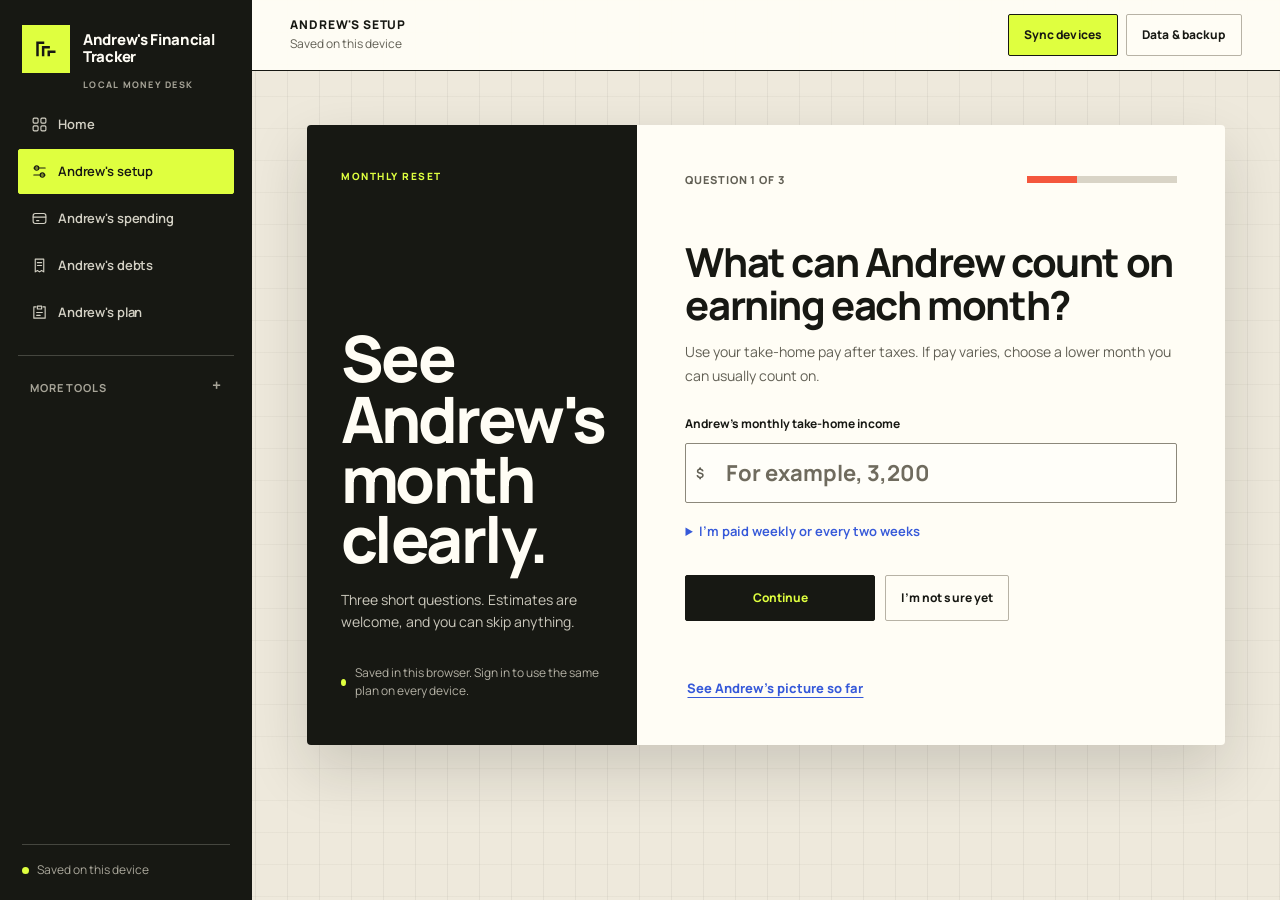
<file: index.html>
<!doctype html>
<html lang="en">
<head>
  <meta charset="utf-8">
  <meta name="viewport" content="width=device-width, initial-scale=1, viewport-fit=cover">
  <meta name="color-scheme" content="light">
  <meta name="theme-color" content="#171813">
  <meta name="referrer" content="no-referrer">
  <meta http-equiv="Content-Security-Policy" content="default-src 'self'; script-src 'self'; style-src 'self' 'unsafe-inline'; img-src 'self' data:; font-src 'self'; connect-src 'self' https://*.supabase.co; object-src 'none'; base-uri 'self'; form-action 'self'">
  <meta name="apple-mobile-web-app-capable" content="yes">
  <meta name="apple-mobile-web-app-status-bar-style" content="black-translucent">
  <meta name="apple-mobile-web-app-title" content="Andrew's Tracker">
  <title>Andrew's Financial Tracker</title>
  <link rel="manifest" href="app.webmanifest">
  <link rel="icon" href="assets/icon-192.png" sizes="192x192">
  <link rel="apple-touch-icon" href="assets/apple-touch-icon.png">
  <link rel="stylesheet" href="styles.css?v=reset-20260918-3">
  <link rel="stylesheet" href="clarity.css?v=ledger-20260918-3">
</head>
<body>
  <a class="skip-link" href="#main">Skip to main content</a>
  <div class="app-shell">
    <aside class="sidebar" aria-label="Primary navigation">
      <div class="brand">
        <span class="brand-mark" aria-hidden="true"><svg viewBox="0 0 24 24" fill="none" stroke="currentColor" stroke-width="1.8"><path d="M4 18V6h6M9 18v-8h6M14 18v-4h6"/></svg></span>
        <span>Andrew's Financial<br>Tracker</span>
      </div>
      <nav class="nav-list">
        <button class="nav-item is-active" data-nav="dashboard"><svg viewBox="0 0 24 24" aria-hidden="true" fill="none" stroke="currentColor" stroke-width="1.6" stroke-linecap="round" stroke-linejoin="round"><rect x="3" y="3" width="7" height="7" rx="1.5"/><rect x="14" y="3" width="7" height="7" rx="1.5"/><rect x="3" y="14" width="7" height="7" rx="1.5"/><rect x="14" y="14" width="7" height="7" rx="1.5"/></svg>Home</button>
        <button class="nav-item" data-nav="setup"><svg viewBox="0 0 24 24" aria-hidden="true" fill="none" stroke="currentColor" stroke-width="1.6" stroke-linecap="round" stroke-linejoin="round"><path d="M4 7h16M4 17h16"/><circle cx="8" cy="7" r="3"/><circle cx="16" cy="17" r="3"/></svg>Andrew's setup</button>
        <button class="nav-item" data-nav="spending"><svg viewBox="0 0 24 24" aria-hidden="true" fill="none" stroke="currentColor" stroke-width="1.6" stroke-linecap="round" stroke-linejoin="round"><rect x="3" y="5" width="18" height="14" rx="3"/><path d="M3 10h18m-13 5h3"/></svg>Andrew's spending</button>
        <button class="nav-item" data-nav="debts"><svg viewBox="0 0 24 24" aria-hidden="true" fill="none" stroke="currentColor" stroke-width="1.6" stroke-linecap="round" stroke-linejoin="round"><path d="M6 3h12v18l-3-2-3 2-3-2-3 2zM9 8h6m-6 4h6"/></svg>Andrew's debts</button>
        <button class="nav-item" data-nav="plan"><svg viewBox="0 0 24 24" aria-hidden="true" fill="none" stroke="currentColor" stroke-width="1.6" stroke-linecap="round" stroke-linejoin="round"><path d="M7 4H4v16h16V4h-3M9 3h6v4H9zM8 12h8m-8 4h5"/></svg>Andrew's plan</button>
        <details class="nav-more">
          <summary>More tools</summary>
          <div>
            <button class="nav-item" data-nav="snapshot">Andrew's cash &amp; dates</button>
            <button class="nav-item" data-nav="income">Andrew's income</button>
            <button class="nav-item" data-nav="roadmap">Andrew's progress</button>
            <button class="nav-item" data-nav="learn">Andrew's money guide</button>
            <button class="nav-item" data-nav="report">Andrew's printable plan</button>
            <button class="nav-item nav-reset" data-reset>Reset all data</button>
          </div>
        </details>
      </nav>
      <div class="privacy-note" id="privacyNote"><span class="status-dot"></span><span id="privacyText">Saved on this device</span></div>
    </aside>

    <main id="main" tabindex="-1">
      <header class="topbar no-print">
        <button class="mobile-menu" id="mobileMenu" aria-expanded="false" aria-controls="mobileNav">Menu</button>
        <div>
          <strong id="pageTitle">Andrew's Financial Tracker</strong>
          <span id="saveStatus" role="status">Saved locally</span>
        </div>
        <div class="top-actions">
          <button class="button button-sync" id="accountButton" type="button">Sync devices</button>
          <details class="data-menu">
            <summary class="button button-quiet">Data &amp; backup</summary>
            <div class="data-menu-panel">
              <button class="button button-quiet" id="exportButton">Download backup</button>
              <label class="button button-quiet file-button">Restore backup<input id="importInput" type="file" accept="application/json"></label>
              <button class="button button-danger" data-reset>Reset all data</button>
            </div>
          </details>
        </div>
      </header>

      <div class="mobile-nav no-print" id="mobileNav" hidden>
        <div class="mobile-nav-links"></div>
        <div class="mobile-data-actions">
          <button class="button button-quiet" id="mobileImportButton">Import JSON</button>
        </div>
      </div>

      <section class="view setup-view" data-view="setup">
        <div class="setup-shell monthly-setup">
          <div class="setup-intro">
            <h1>See Andrew's month clearly.</h1>
            <p>Three short questions. Estimates are welcome, and you can skip anything.</p>
            <div class="setup-trust" id="setupTrust"><span class="status-dot"></span><span>Saved in this browser. Sign in to use the same plan on every device.</span></div>
          </div>
          <form id="quickSetupForm" class="quick-setup-form" novalidate>
            <div class="setup-progress" aria-label="Setup progress">
              <span id="setupStepLabel">Question 1 of 3</span>
              <div class="setup-progress-track"><span id="setupProgressBar"></span></div>
            </div>
            <fieldset class="setup-step is-active" data-setup-step="1">
              <legend>What can Andrew count on earning each month?</legend>
              <p class="step-help" id="incomeHint">Use your take-home pay after taxes. If pay varies, choose a lower month you can usually count on.</p>
              <div class="setup-fields"><label>Andrew's monthly take-home income<span class="money-input"><span>$</span><input name="dependable" inputmode="decimal" placeholder="For example, 3,200" aria-describedby="incomeHint dependableError"></span></label></div>
              <p class="field-error" id="dependableError" hidden></p>
              <details class="estimate-help"><summary>I’m paid weekly or every two weeks</summary><p>For a monthly estimate, multiply weekly take-home pay by 4.33, or a paycheck received every two weeks by 2.17. Use a lower typical paycheck if your pay changes.</p></details>
            </fieldset>
            <fieldset class="setup-step" data-setup-step="2" hidden>
              <legend>About how much do Andrew's essentials cost each month?</legend>
              <p class="step-help" id="essentialHint">Include housing, groceries, utilities, insurance, and transportation. Leave debt payments out—we’ll ask about those next.</p>
              <div class="setup-fields"><label>Andrew's essential monthly costs<span class="money-input"><span>$</span><input name="essentialTotal" inputmode="decimal" placeholder="A rough total is fine" aria-describedby="essentialHint essentialTotalError"></span></label></div>
              <p class="field-error" id="essentialTotalError" hidden></p>
              <p class="step-help">Your estimate stays in use while you add individual bills later.</p>
            </fieldset>
            <fieldset class="setup-step" data-setup-step="3" hidden>
              <legend>What are Andrew's minimum debt payments each month?</legend>
              <p class="step-help" id="debtHint">Add the minimum payments on cards, loans, and other debts. Count each payment once: leave out anything already included in your essential costs.</p>
              <div class="setup-fields"><label>Andrew's monthly debt payments<span class="money-input"><span>$</span><input name="debtMinimums" inputmode="decimal" placeholder="0 if none" aria-describedby="debtHint debtMinimumsError"></span></label></div>
              <p class="field-error" id="debtMinimumsError" hidden></p>
              <button class="text-button" id="noDebtPayments" type="button">Andrew has no debt payments</button>
            </fieldset>
            <div class="setup-actions">
              <button class="button button-primary" type="submit" id="setupNext">Continue</button>
              <button class="button button-quiet" type="button" id="setupSkipQuestion">I’m not sure yet</button>
              <button class="text-button" type="button" id="setupBack" hidden>Back</button>
            </div>
            <button class="text-button setup-exit" type="button" data-skip-setup>See Andrew's picture so far</button>
          </form>
        </div>
      </section>

      <section class="view is-active" data-view="dashboard">
        <div class="page-heading">
          <div><h1>Andrew's monthly picture</h1><p>What comes in, what needs to go out, and what is still unknown.</p></div>
          <button class="button button-secondary" data-nav-jump="setup">Edit Andrew's numbers</button>
          <div class="overview-label">Monthly overview</div>
        </div>

        <aside class="install-card no-print" id="installCard" hidden>
          <div>
            <h2 id="installTitle">Install Andrew's tracker</h2>
            <p id="installCopy">Open it from the Home Screen or Chromebook launcher like any other app.</p>
          </div>
          <button class="button button-secondary" id="installButton" type="button">Install this app</button>
        </aside>

        <div id="dashboardUnknown" class="notice notice-info" hidden></div>
        <div class="hero-grid">
          <article class="diagnosis-panel" id="diagnosisPanel">
            <div class="diagnosis-copy">
              <h2 id="stageName">Current diagnosis: start with Andrew's real numbers</h2>
              <p class="diagnosis-lead" id="stageMessage">Add dependable income and required expenses to see Andrew's financial stage.</p>
              <p id="stageReason">Nothing here is a grade. The goal is a clear next move.</p>
            </div>
            <div class="three-numbers" aria-label="Key diagnosis numbers">
              <div><span>Andrew's monthly income</span><strong id="dashDependable">—</strong></div>
              <div><span>Monthly costs + debt</span><strong id="dashSurvival">—</strong></div>
              <div><span>Estimated difference</span><strong id="dashSurplus">—</strong></div>
            </div>
          </article>
          <article class="milestone-panel"><div class="milestone-mark" aria-hidden="true"><span></span><svg viewBox="0 0 24 24" fill="none" stroke="currentColor" stroke-width="1.6"><path d="M5 21V3m0 1c5-4 9 4 14 0v10c-5 4-9-4-14 0"/></svg></div>
            <h2 id="milestoneName">Complete your starting snapshot</h2>
            <div class="milestone-amount" id="milestoneAmount"></div><div class="progress-track" role="progressbar" aria-label="Emergency savings milestone" aria-valuemin="0" aria-valuemax="100" aria-valuenow="0" id="milestoneProgressTrack"><span id="milestoneProgress"></span></div>
            <p id="milestoneCaption">Enter what you know. Unknown is allowed.</p>
            <button class="button button-primary button-wide" id="milestoneAction" data-nav-jump="snapshot">Add cash and savings</button>
          </article>
        </div>

        <article class="next-step-panel">
          <div><h2>Do this next</h2><p>Small steps, in the right order.</p></div>
          <ul id="todayActions"></ul><button class="text-button next-plan" data-nav-jump="plan">Continue Andrew's action plan <svg class="link-arrow" viewBox="0 0 24 24" aria-hidden="true" fill="none" stroke="currentColor" stroke-width="1.6"><path d="M6 18 18 6M6 6h12v12"/></svg></button>
        </article>

        <section class="numbers-strip" aria-label="Financial snapshot">
          <div><span>Money in checking</span><strong id="dashChecking">—</strong></div>
          <div><span>Emergency savings</span><strong id="dashEmergency">—</strong></div>
          <div><span>Known monthly spending</span><strong id="dashSpending">—</strong></div>
          <div><span>After planned costs and savings</span><strong id="dashSafe">—</strong></div>
        </section>
      </section>

      <section class="view" data-view="snapshot">
        <div class="page-heading"><div><h1>Andrew's cash and upcoming dates</h1><p>Optional detail for a more exact next-paycheck plan. The quick setup is enough to get started.</p></div></div>
        <form class="form-panel autosave-form" id="snapshotForm">
          <div class="form-section"><h2>Money available now</h2><div class="field-grid four">
            <label>Checking balance <span class="money-input"><span>$</span><input name="checking" inputmode="decimal" placeholder="Unknown"></span></label>
            <label>Savings balance <span class="money-input"><span>$</span><input name="savings" inputmode="decimal" placeholder="Unknown"></span></label>
            <label>Cash <span class="money-input"><span>$</span><input name="cash" inputmode="decimal" placeholder="Unknown"></span></label>
            <label>Other liquid savings <span class="money-input"><span>$</span><input name="otherLiquid" inputmode="decimal" placeholder="Unknown"></span></label>
          </div></div>
          <div class="form-section"><h2>What happens next</h2><div class="field-grid three">
            <label>Next paycheck date <input name="nextPaycheckDate" type="date"></label>
            <label>Expected next paycheck <span class="money-input"><span>$</span><input name="nextPaycheckAmount" inputmode="decimal" placeholder="Unknown"></span></label>
            <label>Rent due date <input name="rentDueDate" type="date"></label>
            <label>Rent / mortgage overdue <span class="money-input"><span>$</span><input name="unpaidRent" inputmode="decimal" placeholder="0 or unknown"></span></label>
            <label>Required bills overdue <span class="money-input"><span>$</span><input name="overdueBills" inputmode="decimal" placeholder="0 or unknown"></span></label>
            <label>Upcoming major expenses <span class="money-input"><span>$</span><input name="upcomingMajorExpenses" inputmode="decimal" placeholder="0 or unknown"></span></label>
          </div></div>
        </form>
        <div class="summary-band" id="snapshotSummary"></div>
      </section>

      <section class="view" data-view="income">
        <div class="page-heading"><div><h1>Andrew's income</h1><p>Optional detail for variable pay. Andrew's quick-setup income remains the planning baseline.</p></div></div>
        <div class="period-toolbar"><label for="incomePeriod">Month to review <input id="incomePeriod" type="month" data-tracking-period></label><p>Individual income entries and their totals use this month. Your dependable planning baseline stays separate.</p></div>
        <form class="form-panel autosave-form" id="incomeForm"><div class="field-grid three">
          <label>Minimum dependable monthly income <span class="money-input"><span>$</span><input name="dependable" inputmode="decimal" placeholder="Unknown"></span></label>
          <label>Average monthly income <span class="money-input"><span>$</span><input name="average" inputmode="decimal" placeholder="Unknown"></span></label>
          <label>Good-month estimate <span class="money-input"><span>$</span><input name="high" inputmode="decimal" placeholder="Unknown"></span></label>
          <label>Income received this month <span class="money-input"><span>$</span><input name="received" inputmode="decimal" placeholder="Unknown"></span></label>
          <label>Income still expected this month <span class="money-input"><span>$</span><input name="expected" inputmode="decimal" placeholder="Unknown"></span></label>
        </div></form>
        <details class="composer"><summary>Add an individual income entry</summary><form id="incomeEntryForm" class="inline-form">
          <label>Type <select name="type"><option>Paycheck</option><option>Side work</option><option>Overtime</option><option>Piecework</option><option>Cash job</option><option>Other</option></select></label>
          <label>Amount <span class="money-input"><span>$</span><input required name="amount" inputmode="decimal"></span></label>
          <label>Date <input name="date" type="date" required></label>
          <label>Status <select name="status"><option value="received">Received</option><option value="expected">Expected</option></select></label>
          <button class="button button-primary" type="submit">Add income</button>
        </form></details>
        <div id="incomePeriodSummary" class="summary-band period-summary"></div>
        <div id="incomeEntries" class="data-list"></div>
      </section>

      <section class="view" data-view="spending">
        <div class="page-heading"><div><h1>Andrew's spending</h1><p>Start with the rough total from Quick setup. Add categories only when the extra detail will help you make a decision.</p></div></div>
        <div class="period-toolbar"><label for="spendingPeriod">Month to review <input id="spendingPeriod" type="month" data-tracking-period></label><p>Transactions and the spending audit use this month. Monthly expense estimates stay available when no transactions are recorded.</p></div>
        <div id="spendingBaselineNotice" class="notice notice-info" hidden></div>
        <div id="expenseSourceActions" class="source-actions"></div>
        <div class="tab-row" role="tablist" aria-label="Spending views"><button class="tab is-active" id="expensesTab" role="tab" aria-selected="true" aria-controls="expensesPanel" tabindex="0" data-spending-tab="expenses">Monthly expenses</button><button class="tab" id="transactionsTab" role="tab" aria-selected="false" aria-controls="transactionsPanel" tabindex="-1" data-spending-tab="transactions">Transactions</button><button class="tab" id="auditTab" role="tab" aria-selected="false" aria-controls="auditPanel" tabindex="-1" data-spending-tab="audit">Spending audit</button></div>
        <div id="expensesPanel" role="tabpanel" aria-labelledby="expensesTab" tabindex="0" data-spending-panel="expenses">
          <details class="composer" open><summary>Add a monthly expense</summary><form id="expenseForm" class="inline-form wide">
            <label>Category <select name="category" id="expenseCategory"></select></label>
            <label>Custom name <input name="custom" placeholder="Only if Other"></label>
            <label>Monthly amount <span class="money-input"><span>$</span><input name="amount" inputmode="decimal" placeholder="Unknown"></span></label>
            <label>Due day <input name="dueDate" type="number" min="1" max="31" placeholder="Optional"></label>
            <label>Type <select name="classification"><option value="essential">Essential / survival</option><option value="flexible">Flexible but legitimate</option><option value="discretionary">Discretionary</option></select></label>
            <label class="check-label"><input name="recurring" type="checkbox" checked> Recurring</label>
            <label class="span-2">Notes <input name="notes" placeholder="Optional"></label>
            <button class="button button-primary" type="submit">Add expense</button><button class="button button-secondary" type="button" data-cancel-edit="expenses" hidden>Cancel edit</button>
          </form></details>
          <div id="expenseList" class="data-list"></div>
        </div>
        <div id="transactionsPanel" role="tabpanel" aria-labelledby="transactionsTab" tabindex="0" data-spending-panel="transactions" hidden>
          <details class="composer" open><summary>Add a transaction</summary><form id="transactionForm" class="inline-form">
            <label>Description <input required name="name"></label>
            <label>Category <input required name="category" placeholder="Restaurants, fuel…"></label>
            <label>Amount <span class="money-input"><span>$</span><input required name="amount" inputmode="decimal"></span></label>
            <label>Type <select name="classification"><option value="essential">Essential</option><option value="flexible">Flexible</option><option value="discretionary">Discretionary</option></select></label>
            <label>Date <input name="date" type="date" required></label>
            <button class="button button-primary" type="submit">Add transaction</button>
          </form></details>
          <div id="transactionList" class="data-list"></div>
        </div>
        <div id="auditPanel" role="tabpanel" aria-labelledby="auditTab" tabindex="0" data-spending-panel="audit" hidden><div id="auditContent"></div></div>
      </section>

      <section class="view" data-view="debts">
        <div class="page-heading"><div><h1>Andrew's debts</h1><p>This detail is optional at first. Add balances when you are ready to choose a payoff order.</p></div></div>
        <div class="strategy-picker"><label><input type="radio" name="debtStrategy" value="avalanche" checked> <strong>Debt avalanche</strong><span>Highest interest rate first</span></label><label><input type="radio" name="debtStrategy" value="snowball"> <strong>Debt snowball</strong><span>Smallest balance first</span></label></div>
        <details class="composer" open><summary>Add a debt or obligation</summary><form id="debtForm" class="inline-form wide">
          <label>Debt name <input required name="name"></label><label>Creditor / person owed <input name="creditor"></label>
          <label>Balance <span class="money-input"><span>$</span><input required name="balance" inputmode="decimal"></span></label>
          <label>Interest rate <span class="suffix-input"><input name="rate" inputmode="decimal" placeholder="0"><span>%</span></span></label>
          <label>Minimum payment <span class="money-input"><span>$</span><input name="minimum" inputmode="decimal" placeholder="0"></span></label>
          <label>Due day <input name="dueDate" type="number" min="1" max="31"></label>
          <label>Type <select name="type"><option>Credit card</option><option>Dental</option><option>Medical</option><option>Court/legal</option><option>Personal loan</option><option>Family loan</option><option>Auto</option><option>Other</option></select></label>
          <label class="check-label"><input name="required" type="checkbox"> Required / legally sensitive</label>
          <label class="check-label"><input name="interestBearing" type="checkbox"> Interest-bearing</label>
          <label class="span-2">Notes <input name="notes"></label><button class="button button-primary" type="submit">Add debt</button><button class="button button-secondary" type="button" data-cancel-edit="debts" hidden>Cancel edit</button>
        </form></details>
        <div id="debtBaselineNotice" class="notice notice-info" hidden></div><div id="debtSourceActions" class="source-actions"></div>
        <div id="debtSummary"></div><div id="debtList" class="data-list"></div>
      </section>

      <section class="view" data-view="plan">
        <div class="page-heading"><div><h1>Andrew's action plan</h1><p>One useful step at a time. Andrew's progress is saved, and the plan changes with the numbers entered.</p></div><button class="button button-secondary" data-generate>Print Andrew's steps</button></div>
        <div id="guidedPlan"></div>
        <details class="planning-tools"><summary>Optional planning tools</summary>
        <div id="survivalMode"></div>
        <div class="plan-grid"><article class="panel"><h2>Emergency fund</h2><div id="emergencyPlan"></div></article><article class="panel"><h2>Weekly spending plan</h2><div id="weeklyPlan"></div></article></div>
        <div class="plan-grid"><article class="panel"><h2>Next paycheck</h2><div id="paycheckPlan"></div></article><article class="panel"><h2>Extra income rule</h2><div id="extraRule"></div></article></div>
        <article class="panel"><div class="panel-heading"><div><h2>Sinking funds</h2><p>Expected expenses with unpredictable timing.</p></div></div>
          <form id="sinkingForm" class="inline-form"><label>Category <select name="name"><option>Car repairs</option><option>Tires</option><option>Registration</option><option>Medical/dental</option><option>Christmas/gifts</option><option>Travel</option><option>Annual subscriptions</option><option>Tools/work equipment</option><option>Moving</option><option>Other</option></select></label><label>Monthly amount <span class="money-input"><span>$</span><input required name="monthly" inputmode="decimal"></span></label><button class="button button-secondary" type="submit">Add sinking fund</button></form>
          <div id="sinkingList" class="data-list compact"></div>
        </article>
        <article class="panel social-panel"><div><h2>Dates and social life</h2><p>Decide what is affordable before spending, not after.</p></div><ul><li>Home-cooked dinner</li><li>Hiking or a park</li><li>Movie at home</li><li>Free community events</li><li>Coffee instead of dinner</li><li>Alternate who pays</li></ul></article>
        </details>
      </section>

      <section class="view" data-view="roadmap">
        <div class="page-heading"><div><h1>Andrew's progress</h1><p>Completed steps, upcoming milestones, and Andrew's weekly check-ins.</p></div></div>
        <div id="roadmapContent" class="roadmap"></div>
        <div id="stageRoute"></div>
      </section>

      <section class="view" data-view="learn">
        <div class="page-heading"><div><h1>Andrew's money rules</h1><p>A budget is permission to spend intentionally, not punishment.</p></div></div>
        <div id="rulesList" class="rules-grid"></div>
        <div class="page-heading subheading"><div><h1>Andrew's 10-minute weekly check-in</h1><p>Ask: Am I financially better off than I was seven days ago?</p></div></div>
        <div id="checkinList" class="checkin-list"></div>
        <div class="page-heading subheading"><div><h1>Andrew's quick money explanations</h1></div></div>
        <div id="educationCards" class="education-grid"></div>
      </section>

      <section class="view report-view" data-view="report">
        <div class="page-heading no-print"><div><h1>Andrew's printable financial plan</h1><p>Generate the report, then use your browser’s Print → Save as PDF.</p></div><div class="top-actions"><button class="button button-secondary" data-generate>Generate Andrew's plan</button><button class="button button-primary" id="printButton">Print / save Andrew's plan</button></div></div>
        <article id="printReport" class="print-report"><div class="empty-report"><h2>No plan generated yet</h2><p>Add your numbers, then generate a plan. Missing information will be clearly marked instead of guessed.</p></div></article>
      </section>
    </main>
  </div>
  <dialog id="resetDialog" class="reset-dialog" aria-labelledby="resetTitle" aria-describedby="resetDescription resetWarning">
    <h2 id="resetTitle">Delete all of Andrew's entered data?</h2>
    <p id="resetDescription">This permanently deletes Andrew's income, expenses, debts, balances, notes, saved answers, action-plan progress, and check-in history from this browser.</p>
    <p id="resetWarning" class="reset-warning">This cannot be undone. If device sync is on, the synced copy is also deleted. Download a backup first if you may need your data later.</p>
    <button class="text-button" id="resetBackupButton" type="button">Download backup first</button>
    <p id="resetError" class="field-error" role="alert" hidden></p>
    <div class="reset-actions">
      <button class="button button-secondary" id="cancelResetButton" type="button" autofocus>Cancel — keep Andrew's data</button>
      <button class="button reset-confirm" id="confirmResetButton" type="button">Delete all data</button>
    </div>
  </dialog>
  <dialog id="accountDialog" class="account-dialog" aria-labelledby="accountTitle" aria-describedby="accountIntro">
    <button class="dialog-close" id="closeAccountDialog" type="button" aria-label="Close device sync">×</button>
    <div id="signedOutAccount">
      <h2 id="accountTitle">Use the same plan on every device</h2>
      <p id="accountIntro"><strong>First time?</strong> Enter an email and a new password, then choose Create account. Already confirmed the account? Choose Sign in.</p>
      <form id="accountForm" novalidate>
        <label>Email <input id="accountEmail" name="email" type="email" inputmode="email" autocomplete="email" required></label>
        <label>Password <input id="accountPassword" name="password" type="password" autocomplete="current-password" minlength="8" required></label>
        <p class="account-message" id="accountMessage" role="status" aria-live="polite"></p>
        <div class="account-actions">
          <button class="button button-primary" id="createAccountButton" type="button">Create account</button>
          <button class="button button-secondary" id="signInButton" type="submit">Sign in</button>
        </div>
      </form>
      <p class="account-privacy">No bank connection is added. Only the information entered in this tracker is synchronized.</p>
    </div>
    <div id="signedInAccount" hidden>
      <h2>Device sync is on</h2>
      <p id="signedInEmail"></p>
      <div class="sync-state-card"><span class="status-dot"></span><strong id="dialogSyncStatus">Synced</strong><p id="dialogSyncDetail">This device has the newest saved plan.</p></div>
      <button class="button button-secondary" id="syncNowButton" type="button">Sync now</button>
      <button class="text-button" id="signOutButton" type="button">Sign out on this device</button>
      <p class="account-privacy">Signing out leaves the current offline copy on this device. Use Reset all data if you also want to erase it.</p>
    </div>
  </dialog>
  <dialog id="installDialog" class="install-dialog" aria-labelledby="installDialogTitle">
    <button class="dialog-close" id="closeInstallDialog" type="button" aria-label="Close install instructions">×</button>
    <h2 id="installDialogTitle">Install Andrew's tracker</h2>
    <div id="installDeviceSteps"></div>
    <p>The icon opens this tracker like an app. Use the same sign-in on each device to see the same plan.</p>
  </dialog>
  <div class="toast" id="toast" role="status" aria-live="polite"></div>
  <script src="logic.js?v=reset-20260918-1"></script>
  <script src="action-plan.js?v=reset-20260918-1"></script>
  <script src="cloud-config.js?v=sync-20260918-4"></script>
  <script src="cloud-sync.js?v=sync-20260918-3"></script>
  <script src="app.js?v=reset-20260919-4"></script>
  <script src="pwa.js?v=pwa-20260919-4"></script>
</body>
</html>
</file>
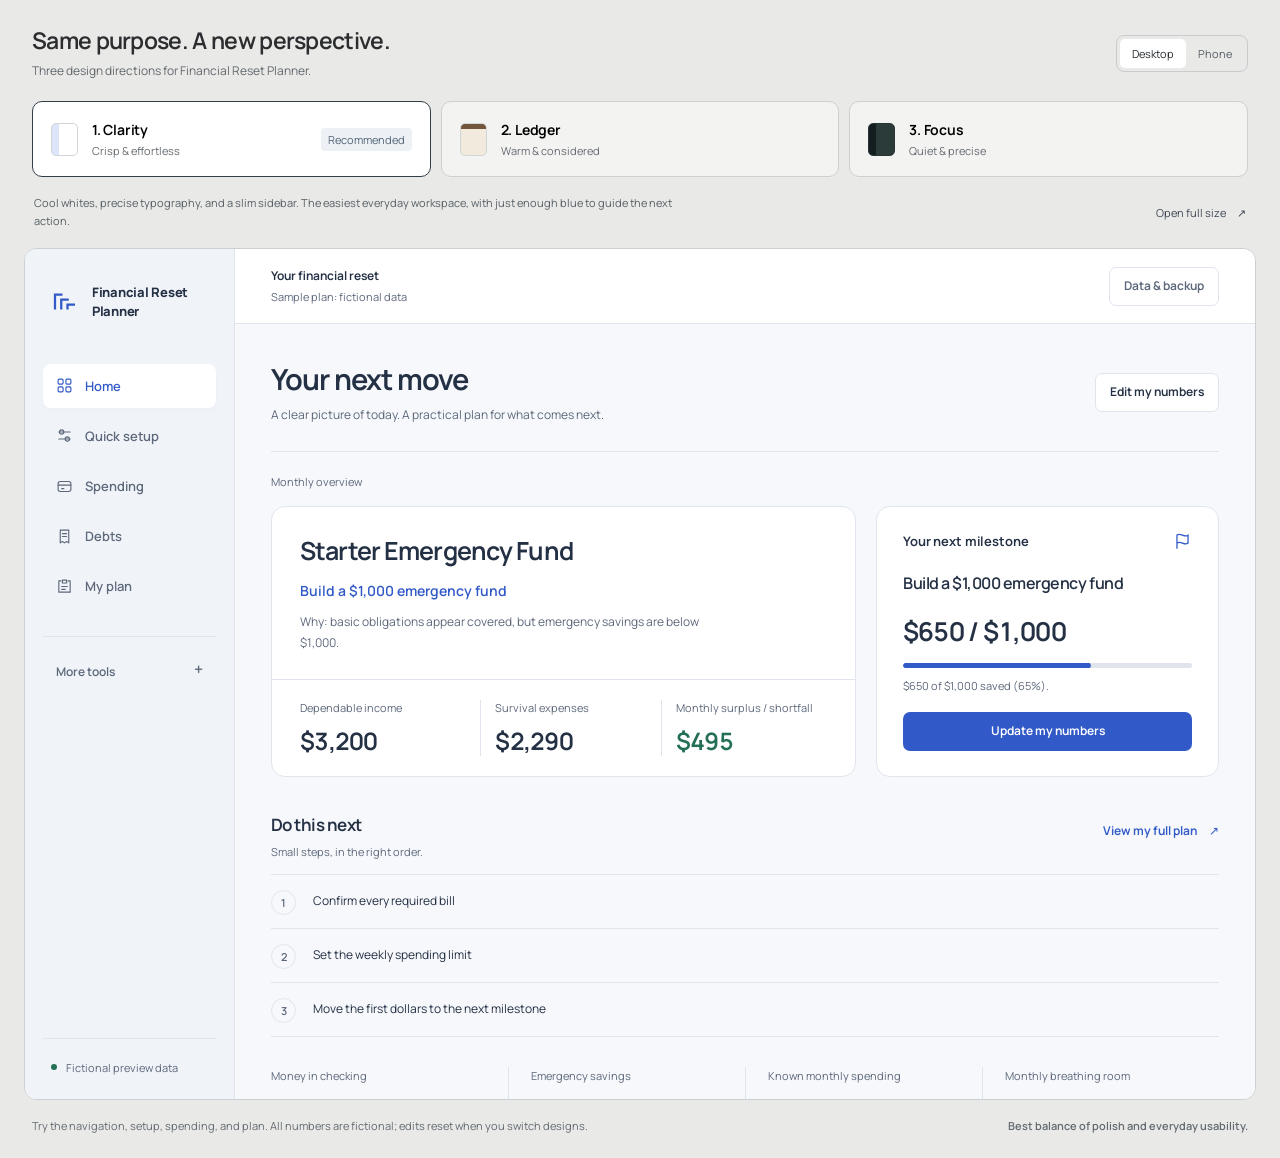
<file: design-options/index.html>
<!doctype html>
<html lang="en">
<head>
  <meta charset="utf-8"><meta name="viewport" content="width=device-width,initial-scale=1">
  <meta name="color-scheme" content="light"><title>Three directions · Financial Reset Planner</title>
  <link rel="stylesheet" href="gallery.css?v=20260918-final2"><script src="gallery.js?v=20260918-final2" defer></script>
</head>
<body>
  <header class="gallery-header">
    <div class="heading"><h1>Same purpose. A new perspective.</h1><p>Three design directions for Financial Reset Planner.</p></div>
    <div class="format-switch" aria-label="Preview size"><button type="button" data-size="desktop" aria-pressed="true">Desktop</button><button type="button" data-size="mobile" aria-pressed="false">Phone</button></div>
  </header>
  <nav class="directions" aria-label="Design directions">
    <button class="direction" data-design="clarity" aria-pressed="true"><span class="swatch clarity"></span><span><strong>1. Clarity</strong><small>Crisp &amp; effortless</small></span><span class="recommended">Recommended</span></button>
    <button class="direction" data-design="ledger" aria-pressed="false"><span class="swatch ledger"></span><span><strong>2. Ledger</strong><small>Warm &amp; considered</small></span></button>
    <button class="direction" data-design="focus" aria-pressed="false"><span class="swatch focus"></span><span><strong>3. Focus</strong><small>Quiet &amp; precise</small></span></button>
  </nav>
  <div class="description" aria-live="polite"><p id="directionDescription">Cool whites, precise typography, and a slim sidebar. The easiest everyday workspace, with just enough blue to guide the next action.</p><a id="openPreview" href="preview.html?design=clarity&amp;v=final2" target="_blank" rel="noopener">Open full size <span aria-hidden="true">↗</span></a></div>
  <main class="preview-stage" id="previewStage"><iframe id="preview" title="Clarity: working design preview with fictional financial data" src="preview.html?design=clarity&amp;v=final2"></iframe></main>
  <footer><p>Try the navigation, setup, spending, and plan. All numbers are fictional; edits reset when you switch designs.</p><p id="tradeoff">Best balance of polish and everyday usability.</p></footer>
</body>
</html>
</file>
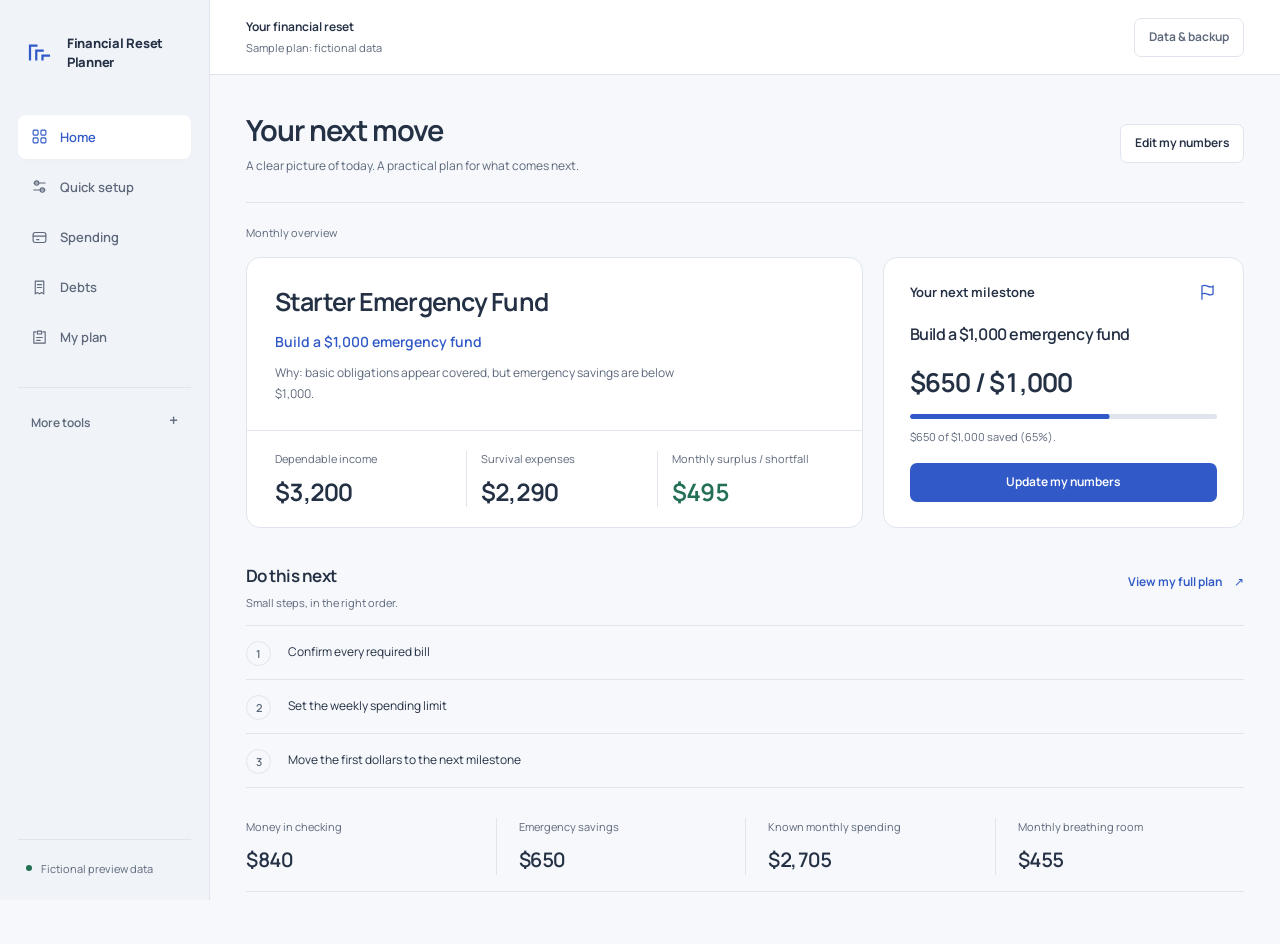
<file: design-options/preview.html>
<!doctype html>
<html lang="en">
<head>
  <meta charset="utf-8">
  <meta name="viewport" content="width=device-width, initial-scale=1">
  <meta name="color-scheme" content="light">
  <meta name="theme-color" content="#0f4b3f">
  <title>Financial Reset Planner · Design preview</title>
  <link rel="stylesheet" href="../styles.css?v=design-preview-20260918">
<link rel="stylesheet" href="preview.css?v=20260918-final2">
<script src="theme.js?v=20260918-final2"></script>
</head>
<body>
  <a class="skip-link" href="#main">Skip to main content</a>
  <div class="app-shell">
    <aside class="sidebar" aria-label="Primary navigation">
      <div class="brand">
        <span class="brand-mark" aria-hidden="true"><svg viewBox="0 0 24 24" fill="none" stroke="currentColor" stroke-width="1.8"><path d="M4 18V6h6M9 18v-8h6M14 18v-4h6"/></svg></span>
        <span>Financial Reset<br>Planner</span>
      </div>
      <nav class="nav-list">
        <button class="nav-item is-active" data-nav="dashboard">Home</button>
        <button class="nav-item" data-nav="setup">Quick setup</button>
        <button class="nav-item" data-nav="spending">Spending</button>
        <button class="nav-item" data-nav="debts">Debts</button>
        <button class="nav-item" data-nav="plan">My plan</button>
        <details class="nav-more">
          <summary>More tools</summary>
          <div>
            <button class="nav-item" data-nav="snapshot">Cash &amp; upcoming dates</button>
            <button class="nav-item" data-nav="income">Detailed income</button>
            <button class="nav-item" data-nav="roadmap">90-day roadmap</button>
            <button class="nav-item" data-nav="learn">Help &amp; weekly check-in</button>
            <button class="nav-item" data-nav="report">Print or save plan</button>
          </div>
        </details>
      </nav>
      <div class="privacy-note"><span class="status-dot"></span> Fictional preview data</div>
    </aside>

    <main id="main" tabindex="-1">
      <header class="topbar no-print">
        <button class="mobile-menu" id="mobileMenu" aria-expanded="false" aria-controls="mobileNav">Menu</button>
        <div>
          <strong id="pageTitle">Your financial reset</strong>
          <span id="saveStatus" role="status">Saved locally</span>
        </div>
        <div class="top-actions">
          <details class="data-menu">
            <summary class="button button-quiet">Data &amp; backup</summary>
            <div class="data-menu-panel">
              <button class="button button-quiet" id="exportButton">Download backup</button>
              <label class="button button-quiet file-button">Restore backup<input id="importInput" type="file" accept="application/json"></label>
              <button class="button button-danger" id="resetButton">Start over</button>
            </div>
          </details>
        </div>
      </header>

      <div class="mobile-nav no-print" id="mobileNav" hidden>
        <div class="mobile-nav-links"></div>
        <div class="mobile-data-actions">
          <button class="button button-quiet" id="mobileImportButton">Import JSON</button>
          <button class="button button-danger" id="mobileResetButton">Clear data</button>
        </div>
      </div>

      <section class="view setup-view" data-view="setup">
        <div class="setup-shell">
          <div class="setup-intro">
            <span class="setup-time">About 2 minutes</span>
            <h1>Start with six rough numbers.</h1>
            <p>You do not need every bill, balance, or interest rate. Estimates are fine, and anything you skip can be added later.</p>
            <div class="setup-trust"><span class="status-dot"></span> Nothing leaves this device.</div>
          </div>

          <form id="quickSetupForm" class="quick-setup-form" novalidate>
            <div class="setup-progress" aria-label="Setup progress">
              <span id="setupStepLabel">Step 1 of 2</span>
              <div class="setup-progress-track"><span id="setupProgressBar"></span></div>
            </div>

            <fieldset class="setup-step is-active" data-setup-step="1">
              <legend>What do you have to work with?</legend>
              <p class="step-help">Use take-home amounts. A best guess is useful; a blank field is allowed.</p>
              <div class="setup-fields">
                <label>Reliable monthly income <span class="field-hint">Use a cautious average</span><span class="money-input"><span>$</span><input name="dependable" inputmode="decimal" placeholder="For example, 3,200"></span></label>
                <label>Money in checking today <span class="field-hint">The balance you can use now</span><span class="money-input"><span>$</span><input name="checking" inputmode="decimal" placeholder="For example, 450"></span></label>
                <label>Emergency savings <span class="field-hint">Money you are trying not to touch</span><span class="money-input"><span>$</span><input name="savings" inputmode="decimal" placeholder="0 is okay"></span></label>
              </div>
              <div class="setup-actions">
                <button class="button button-primary" type="button" id="setupNext">Next: monthly costs</button>
                <button class="text-button" type="button" data-skip-setup>Skip setup for now</button>
              </div>
            </fieldset>

            <fieldset class="setup-step" data-setup-step="2" hidden>
              <legend>What must be paid?</legend>
              <p class="step-help">One rough total is enough. You can add individual bills later if you want.</p>
              <div class="setup-fields">
                <label>Essential monthly costs <span class="field-hint">Housing, food, utilities, insurance, transportation</span><span class="money-input"><span>$</span><input name="essentialTotal" inputmode="decimal" placeholder="Your best monthly estimate"></span></label>
                <label>Minimum debt payments <span class="field-hint">The total minimum due each month</span><span class="money-input"><span>$</span><input name="debtMinimums" inputmode="decimal" placeholder="0 if none"></span></label>
                <label>Overdue essentials right now <span class="field-hint">Unpaid rent or critical bills</span><span class="money-input"><span>$</span><input name="overdueTotal" inputmode="decimal" placeholder="0 if none"></span></label>
              </div>
              <div class="setup-actions">
                <button class="button button-primary" type="submit">Show my starting plan</button>
                <button class="button button-quiet" type="button" id="setupBack">Back</button>
              </div>
            </fieldset>
          </form>
        </div>
      </section>

      <section class="view is-active" data-view="dashboard">
        <div class="page-heading">
          <div><h1>Your next move</h1><p>A clear picture of today. A practical plan for what comes next.</p></div>
          <button class="button button-secondary" data-nav-jump="setup">Edit my numbers</button>
        </div>

        <div id="dashboardUnknown" class="notice notice-info" hidden></div>
        <div class="hero-grid">
          <article class="diagnosis-panel" id="diagnosisPanel">
            <div class="diagnosis-copy">
              <h2 id="stageName">Current diagnosis: start with your real numbers</h2>
              <p class="diagnosis-lead" id="stageMessage">Add dependable income and required expenses to see your financial stage.</p>
              <p id="stageReason">Nothing here is a grade. The goal is a clear next move.</p>
            </div>
            <div class="three-numbers" aria-label="Key diagnosis numbers">
              <div><span>Dependable income</span><strong id="dashDependable">—</strong></div>
              <div><span>Survival expenses</span><strong id="dashSurvival">—</strong></div>
              <div><span>Monthly surplus / shortfall</span><strong id="dashSurplus">—</strong></div>
            </div>
          </article>
          <article class="milestone-panel"><div class="milestone-header"><h2>Your next milestone</h2><svg viewBox="0 0 24 24" fill="none" stroke="currentColor" stroke-width="1.6" aria-hidden="true"><path d="M5 21V3m0 1c5-4 9 4 14 0v10c-5 4-9-4-14 0"/></svg></div>
            <h3 id="milestoneName">Complete your starting snapshot</h3>
            <div class="milestone-amount" id="previewMilestoneAmount"></div><div class="progress-track"><span id="milestoneProgress"></span></div>
            <p id="milestoneCaption">Enter what you know. Unknown is allowed.</p>
            <button class="button button-primary button-wide" data-nav-jump="setup">Update my numbers</button>
          </article>
        </div>

        <article class="next-step-panel">
          <div><h2>Do this next</h2><p>Small steps, in the right order.</p></div>
          <ul id="todayActions"></ul><button class="text-button next-plan" data-nav-jump="plan">View my full plan <span aria-hidden="true">↗</span></button>
        </article>

        <section class="numbers-strip" aria-label="Financial snapshot">
          <div><span>Money in checking</span><strong id="dashChecking">—</strong></div>
          <div><span>Emergency savings</span><strong id="dashEmergency">—</strong></div>
          <div><span>Known monthly spending</span><strong id="dashSpending">—</strong></div>
          <div><span>Monthly breathing room</span><strong id="dashSafe">—</strong></div>
        </section>
      </section>

      <section class="view" data-view="snapshot">
        <div class="page-heading"><div><h1>Cash and upcoming dates</h1><p>Optional detail for a more exact next-paycheck plan. The quick setup is enough to get started.</p></div></div>
        <form class="form-panel autosave-form" id="snapshotForm">
          <div class="form-section"><h2>Money available now</h2><div class="field-grid four">
            <label>Checking balance <span class="money-input"><span>$</span><input name="checking" inputmode="decimal" placeholder="Unknown"></span></label>
            <label>Savings balance <span class="money-input"><span>$</span><input name="savings" inputmode="decimal" placeholder="Unknown"></span></label>
            <label>Cash <span class="money-input"><span>$</span><input name="cash" inputmode="decimal" placeholder="Unknown"></span></label>
            <label>Other liquid savings <span class="money-input"><span>$</span><input name="otherLiquid" inputmode="decimal" placeholder="Unknown"></span></label>
          </div></div>
          <div class="form-section"><h2>What happens next</h2><div class="field-grid three">
            <label>Next paycheck date <input name="nextPaycheckDate" type="date"></label>
            <label>Expected next paycheck <span class="money-input"><span>$</span><input name="nextPaycheckAmount" inputmode="decimal" placeholder="Unknown"></span></label>
            <label>Rent due date <input name="rentDueDate" type="date"></label>
            <label>Rent currently unpaid <span class="money-input"><span>$</span><input name="unpaidRent" inputmode="decimal" placeholder="0 or unknown"></span></label>
            <label>Required bills overdue <span class="money-input"><span>$</span><input name="overdueBills" inputmode="decimal" placeholder="0 or unknown"></span></label>
            <label>Upcoming major expenses <span class="money-input"><span>$</span><input name="upcomingMajorExpenses" inputmode="decimal" placeholder="0 or unknown"></span></label>
          </div></div>
        </form>
        <div class="summary-band" id="snapshotSummary"></div>
      </section>

      <section class="view" data-view="income">
        <div class="page-heading"><div><h1>Detailed income</h1><p>Optional detail for variable pay. Your quick-setup income remains the planning baseline.</p></div></div>
        <form class="form-panel autosave-form" id="incomeForm"><div class="field-grid three">
          <label>Minimum dependable monthly income <span class="money-input"><span>$</span><input name="dependable" inputmode="decimal" placeholder="Unknown"></span></label>
          <label>Average monthly income <span class="money-input"><span>$</span><input name="average" inputmode="decimal" placeholder="Unknown"></span></label>
          <label>Good-month estimate <span class="money-input"><span>$</span><input name="high" inputmode="decimal" placeholder="Unknown"></span></label>
          <label>Income received this month <span class="money-input"><span>$</span><input name="received" inputmode="decimal" placeholder="Unknown"></span></label>
          <label>Income still expected this month <span class="money-input"><span>$</span><input name="expected" inputmode="decimal" placeholder="Unknown"></span></label>
        </div></form>
        <details class="composer"><summary>Add an individual income entry</summary><form id="incomeEntryForm" class="inline-form">
          <label>Type <select name="type"><option>Paycheck</option><option>Side work</option><option>Overtime</option><option>Piecework</option><option>Cash job</option><option>Other</option></select></label>
          <label>Amount <span class="money-input"><span>$</span><input required name="amount" inputmode="decimal"></span></label>
          <label>Date <input name="date" type="date"></label>
          <label>Status <select name="status"><option value="received">Received</option><option value="expected">Expected</option></select></label>
          <button class="button button-primary" type="submit">Add income</button>
        </form></details>
        <div id="incomeEntries" class="data-list"></div>
      </section>

      <section class="view" data-view="spending">
        <div class="page-heading"><div><h1>Spending</h1><p>Start with the rough total from Quick setup. Add categories only when the extra detail will help you make a decision.</p></div></div>
        <div id="spendingBaselineNotice" class="notice notice-info" hidden></div>
        <div class="tab-row" role="tablist" aria-label="Spending views"><button class="tab is-active" id="expensesTab" role="tab" aria-selected="true" aria-controls="expensesPanel" tabindex="0" data-spending-tab="expenses">Monthly expenses</button><button class="tab" id="transactionsTab" role="tab" aria-selected="false" aria-controls="transactionsPanel" tabindex="-1" data-spending-tab="transactions">Transactions</button><button class="tab" id="auditTab" role="tab" aria-selected="false" aria-controls="auditPanel" tabindex="-1" data-spending-tab="audit">Spending audit</button></div>
        <div id="expensesPanel" role="tabpanel" aria-labelledby="expensesTab" tabindex="0" data-spending-panel="expenses">
          <details class="composer" open><summary>Add a monthly expense</summary><form id="expenseForm" class="inline-form wide">
            <label>Category <select name="category" id="expenseCategory"></select></label>
            <label>Custom name <input name="custom" placeholder="Only if Other"></label>
            <label>Monthly amount <span class="money-input"><span>$</span><input name="amount" inputmode="decimal" placeholder="Unknown"></span></label>
            <label>Due day <input name="dueDate" type="number" min="1" max="31" placeholder="Optional"></label>
            <label>Type <select name="classification"><option value="essential">Essential / survival</option><option value="flexible">Flexible but legitimate</option><option value="discretionary">Discretionary</option></select></label>
            <label class="check-label"><input name="recurring" type="checkbox" checked> Recurring</label>
            <label class="span-2">Notes <input name="notes" placeholder="Optional"></label>
            <button class="button button-primary" type="submit">Add expense</button>
          </form></details>
          <div id="expenseList" class="data-list"></div>
        </div>
        <div id="transactionsPanel" role="tabpanel" aria-labelledby="transactionsTab" tabindex="0" data-spending-panel="transactions" hidden>
          <details class="composer" open><summary>Add a transaction</summary><form id="transactionForm" class="inline-form">
            <label>Description <input required name="name"></label>
            <label>Category <input required name="category" placeholder="Restaurants, fuel…"></label>
            <label>Amount <span class="money-input"><span>$</span><input required name="amount" inputmode="decimal"></span></label>
            <label>Type <select name="classification"><option value="essential">Essential</option><option value="flexible">Flexible</option><option value="discretionary">Discretionary</option></select></label>
            <label>Date <input name="date" type="date"></label>
            <button class="button button-primary" type="submit">Add transaction</button>
          </form></details>
          <div id="transactionList" class="data-list"></div>
        </div>
        <div id="auditPanel" role="tabpanel" aria-labelledby="auditTab" tabindex="0" data-spending-panel="audit" hidden><div id="auditContent"></div></div>
      </section>

      <section class="view" data-view="debts">
        <div class="page-heading"><div><h1>Debts</h1><p>This detail is optional at first. Add balances when you are ready to choose a payoff order.</p></div></div>
        <div class="strategy-picker"><label><input type="radio" name="debtStrategy" value="avalanche" checked> <strong>Debt avalanche</strong><span>Highest interest rate first</span></label><label><input type="radio" name="debtStrategy" value="snowball"> <strong>Debt snowball</strong><span>Smallest balance first</span></label></div>
        <details class="composer" open><summary>Add a debt or obligation</summary><form id="debtForm" class="inline-form wide">
          <label>Debt name <input required name="name"></label><label>Creditor / person owed <input name="creditor"></label>
          <label>Balance <span class="money-input"><span>$</span><input required name="balance" inputmode="decimal"></span></label>
          <label>Interest rate <span class="suffix-input"><input name="rate" inputmode="decimal" placeholder="0"><span>%</span></span></label>
          <label>Minimum payment <span class="money-input"><span>$</span><input name="minimum" inputmode="decimal" placeholder="0"></span></label>
          <label>Due day <input name="dueDate" type="number" min="1" max="31"></label>
          <label>Type <select name="type"><option>Credit card</option><option>Dental</option><option>Medical</option><option>Court/legal</option><option>Personal loan</option><option>Family loan</option><option>Auto</option><option>Other</option></select></label>
          <label class="check-label"><input name="required" type="checkbox"> Required / legally sensitive</label>
          <label class="check-label"><input name="interestBearing" type="checkbox"> Interest-bearing</label>
          <label class="span-2">Notes <input name="notes"></label><button class="button button-primary" type="submit">Add debt</button>
        </form></details>
        <div id="debtSummary"></div><div id="debtList" class="data-list"></div>
      </section>

      <section class="view" data-view="plan">
        <div class="page-heading"><div><h1>Your plan</h1><p>This updates automatically. Protect necessities first, then give the next available dollar one job.</p></div><button class="button button-secondary" data-generate>Print or save</button></div>
        <div id="survivalMode"></div>
        <div class="plan-grid"><article class="panel"><h2>Emergency fund</h2><div id="emergencyPlan"></div></article><article class="panel"><h2>Weekly spending plan</h2><div id="weeklyPlan"></div></article></div>
        <div class="plan-grid"><article class="panel"><h2>Next paycheck</h2><div id="paycheckPlan"></div></article><article class="panel"><h2>Extra income rule</h2><div id="extraRule"></div></article></div>
        <article class="panel"><div class="panel-heading"><div><h2>Sinking funds</h2><p>Expected expenses with unpredictable timing.</p></div></div>
          <form id="sinkingForm" class="inline-form"><label>Category <select name="name"><option>Car repairs</option><option>Tires</option><option>Registration</option><option>Medical/dental</option><option>Christmas/gifts</option><option>Travel</option><option>Annual subscriptions</option><option>Tools/work equipment</option><option>Moving</option><option>Other</option></select></label><label>Monthly amount <span class="money-input"><span>$</span><input required name="monthly" inputmode="decimal"></span></label><button class="button button-secondary" type="submit">Add sinking fund</button></form>
          <div id="sinkingList" class="data-list compact"></div>
        </article>
        <article class="panel social-panel"><div><h2>Dates and social life</h2><p>Decide what is affordable before spending, not after.</p></div><ul><li>Home-cooked dinner</li><li>Hiking or a park</li><li>Movie at home</li><li>Free community events</li><li>Coffee instead of dinner</li><li>Alternate who pays</li></ul></article>
      </section>

      <section class="view" data-view="roadmap">
        <div class="page-heading"><div><h1>Your 30 / 60 / 90-day roadmap</h1><p>This roadmap changes with your actual stage and numbers.</p></div></div>
        <div id="roadmapContent" class="roadmap"></div>
        <article class="panel"><h2>Longer-term route</h2><div id="stageRoute" class="stage-route"></div></article>
      </section>

      <section class="view" data-view="learn">
        <div class="page-heading"><div><h1>The rules</h1><p>A budget is permission to spend intentionally, not punishment.</p></div></div>
        <div id="rulesList" class="rules-grid"></div>
        <div class="page-heading subheading"><div><h1>Your 10-minute weekly check-in</h1><p>Ask: Am I financially better off than I was seven days ago?</p></div></div>
        <div id="checkinList" class="checkin-list"></div>
        <div class="page-heading subheading"><div><h1>Short, practical explanations</h1></div></div>
        <div id="educationCards" class="education-grid"></div>
      </section>

      <section class="view report-view" data-view="report">
        <div class="page-heading no-print"><div><h1>Printable financial reset plan</h1><p>Generate the report, then use your browser’s Print → Save as PDF.</p></div><div class="top-actions"><button class="button button-secondary" data-generate>Generate plan</button><button class="button button-primary" id="printButton">Print / save plan</button></div></div>
        <article id="printReport" class="print-report"><div class="empty-report"><h2>No plan generated yet</h2><p>Add your numbers, then generate a plan. Missing information will be clearly marked instead of guessed.</p></div></article>
      </section>
    </main>
  </div>
  <div class="toast" id="toast" role="status" aria-live="polite"></div>
  <script src="../logic.js?v=design-preview-20260918"></script>
  <script src="demo-app.js?v=20260918-final2"></script><script src="preview.js?v=20260918-final2"></script>
</body>
</html>
</file>
<file: styles.css>
@font-face {
  font-family: "Manrope";
  src: url("assets/Manrope-Variable.ttf") format("truetype");
  font-style: normal;
  font-weight: 200 800;
  font-display: swap;
}

:root {
  --ink: #172521;
  --muted: #62706b;
  --surface: #f7f5ef;
  --paper: #fffefa;
  --line: #d9ddd8;
  --green-950: #0b382f;
  --green-800: #135345;
  --green-700: #1d6858;
  --green-100: #e7f0ec;
  --coral-700: #a93e31;
  --coral-100: #f8e9e5;
  --amber-700: #815f0a;
  --amber-100: #f7edcc;
  --blue-100: #e9f0f2;
  --shadow: 0 12px 30px rgba(20, 49, 41, .08);
  --radius: 14px;
  --focus: 0 0 0 3px rgba(29, 104, 88, .25);
  font-family: ui-sans-serif, -apple-system, BlinkMacSystemFont, "Segoe UI", sans-serif;
  color: var(--ink);
  background: var(--surface);
  font-synthesis: none;
}

* { box-sizing: border-box; }
[hidden] { display: none !important; }
html { scroll-behavior: smooth; scrollbar-color: #9db2aa var(--surface); }
body { margin: 0; min-width: 320px; background: var(--surface); color: var(--ink); }
button, input, select { font: inherit; }
input, select { caret-color: var(--green-700); }
button { color: inherit; }
h1, h2, h3, .brand, .brand-mark, .button, strong { font-family: "Manrope", ui-sans-serif, -apple-system, BlinkMacSystemFont, "Segoe UI", sans-serif; }
::selection { background: #b9d9cf; color: #0a2a23; }
:focus-visible { outline: 2px solid var(--green-700); outline-offset: 2px; box-shadow: var(--focus); }
input::placeholder { color: #737d79; opacity: 1; }

.skip-link { position: fixed; left: 16px; top: -60px; z-index: 100; padding: 10px 14px; background: white; border-radius: 8px; color: var(--green-950); }
.skip-link:focus { top: 12px; }
.app-shell { min-height: 100vh; display: grid; grid-template-columns: 230px minmax(0, 1fr); }
.sidebar { position: sticky; top: 0; height: 100vh; padding: 26px 18px 20px; background: var(--green-950); color: #f7f4eb; display: flex; flex-direction: column; z-index: 20; }
.brand { display: flex; align-items: center; gap: 12px; font-size: 1rem; font-weight: 760; line-height: 1.12; padding: 0 8px 28px; }
.brand-mark { width: 38px; height: 38px; display: grid; place-items: center; border-radius: 10px; background: #f0c35a; color: #153b32; font-weight: 850; letter-spacing: -.03em; }
.nav-list { display: grid; gap: 4px; }
.nav-item { width: 100%; border: 0; background: transparent; color: #d9e4e0; padding: 11px 12px; border-radius: 10px; text-align: left; cursor: pointer; display: flex; align-items: center; gap: 10px; font-size: .91rem; }
.nav-item span { width: 18px; text-align: center; font-weight: 800; }
.nav-item:hover { background: rgba(255,255,255,.08); color: white; }
.nav-item.is-active { background: #2a6659; color: white; }
.nav-more { margin-top: 7px; padding-top: 7px; border-top: 1px solid rgba(255,255,255,.16); }
.nav-more summary { list-style: none; padding: 10px 12px; border-radius: 9px; color: #bcd0c9; cursor: pointer; font-size: .8rem; font-weight: 720; }
.nav-more summary::-webkit-details-marker { display: none; }
.nav-more summary::after { content: "+"; float: right; font-size: 1rem; line-height: .8; }
.nav-more[open] summary::after { content: "–"; }
.nav-more summary:hover { background: rgba(255,255,255,.06); color: white; }
.nav-more > div { display: grid; gap: 3px; margin-top: 3px; }
.nav-more .nav-item { padding-block: 8px; padding-left: 19px; font-size: .8rem; }
.privacy-note { margin-top: auto; padding: 15px 8px 0; border-top: 1px solid rgba(255,255,255,.2); color: #d9eee7; font-size: .77rem; display: flex; gap: 8px; align-items: center; }
.status-dot { width: 8px; height: 8px; background: #77c6a3; border-radius: 50%; box-shadow: 0 0 0 3px rgba(119,198,163,.16); }

main, .view, .hero-grid, .diagnosis-panel, .milestone-panel, .page-heading, .action-columns, .numbers-strip { min-width: 0; max-width: 100%; }
.topbar { min-height: 68px; padding: 14px 28px; background: rgba(255,254,250,.96); border-bottom: 1px solid var(--line); display: flex; align-items: center; justify-content: space-between; gap: 20px; position: sticky; top: 0; z-index: 15; }
.topbar > div:first-of-type { display: grid; gap: 2px; }
.topbar strong { font-size: .95rem; }
#saveStatus { color: var(--muted); font-size: .76rem; }
.top-actions { display: flex; gap: 8px; align-items: center; flex-wrap: wrap; }
.data-menu { position: relative; }
.data-menu > summary { list-style: none; }
.data-menu > summary::-webkit-details-marker { display: none; }
.data-menu-panel { position: absolute; right: 0; top: calc(100% + 9px); width: 210px; padding: 9px; display: grid; gap: 7px; background: var(--paper); border: 1px solid var(--line); border-radius: var(--radius); box-shadow: var(--shadow); z-index: 30; }
.data-menu-panel .button { width: 100%; }
.mobile-menu { display: none; }
.view { display: none; padding: 34px clamp(20px, 3.4vw, 52px) 60px; max-width: 1500px; margin: 0 auto; }
.view.is-active { display: block; }
.page-heading { display: flex; align-items: flex-start; justify-content: space-between; gap: 30px; margin-bottom: 24px; }
.page-heading h1 { margin: 0 0 8px; font-size: clamp(1.75rem, 2.5vw, 2.35rem); line-height: 1.1; letter-spacing: -.035em; }
.page-heading p { margin: 0; color: var(--muted); max-width: 70ch; line-height: 1.55; }
.subheading { margin-top: 54px; }

.button { border: 1px solid transparent; border-radius: 9px; padding: 10px 14px; font-weight: 720; font-size: .84rem; cursor: pointer; transition: background-color .18s ease, border-color .18s ease, transform .18s ease; text-decoration: none; display: inline-flex; align-items: center; justify-content: center; }
.button:hover { transform: translateY(-1px); }
.button:active { transform: translateY(0); }
.button:disabled { cursor: not-allowed; opacity: .55; transform: none; }
.button-primary { background: var(--green-800); color: white; }
.button-primary:hover { background: var(--green-950); }
.button-secondary { background: var(--green-100); color: var(--green-950); border-color: #c8d9d2; }
.button-quiet { background: white; border-color: var(--line); color: #33423d; }
.button-danger { color: #8b3329; background: white; border-color: #e3cbc5; }
.button-wide { width: 100%; margin-top: 16px; }
.button-small { padding: 6px 9px; font-size: .75rem; }
.file-button input { position: absolute; opacity: 0; width: 1px; height: 1px; }
.text-button { border: 0; padding: 9px 2px; background: transparent; color: var(--green-800); font-weight: 720; cursor: pointer; text-decoration: underline; text-underline-offset: 3px; }

.setup-view { max-width: 1180px; padding-top: clamp(28px, 7vh, 76px); }
.setup-shell { display: grid; grid-template-columns: minmax(280px, .82fr) minmax(420px, 1.18fr); overflow: hidden; background: var(--paper); border-radius: var(--radius); box-shadow: var(--shadow); }
.setup-intro { padding: clamp(32px, 5vw, 58px); background: var(--green-950); color: white; display: flex; flex-direction: column; justify-content: center; }
.setup-time { align-self: flex-start; padding: 6px 10px; margin-bottom: 24px; border: 1px solid rgba(255,255,255,.24); border-radius: 999px; color: var(--paper); font-size: .77rem; font-weight: 720; }
.setup-intro h1 { margin: 0 0 16px; max-width: 10ch; font-size: clamp(2rem, 4vw, 3rem); line-height: 1.02; letter-spacing: -.035em; }
.setup-intro p { margin: 0; max-width: 38ch; color: var(--paper); line-height: 1.55; }
.setup-trust { display: flex; align-items: center; gap: 9px; margin-top: 36px; color: var(--paper); font-size: .82rem; }
.quick-setup-form { min-height: 570px; padding: clamp(28px, 5vw, 54px); display: flex; flex-direction: column; }
.setup-progress { display: grid; grid-template-columns: auto 150px; align-items: center; justify-content: space-between; gap: 16px; margin-bottom: 36px; color: var(--muted); font-size: .78rem; font-weight: 720; }
.setup-progress-track { height: 5px; overflow: hidden; background: var(--line); border-radius: 999px; }
.setup-progress-track span { display: block; height: 100%; width: 100%; background: var(--green-700); border-radius: inherit; transform: scaleX(.5); transform-origin: left center; transition: transform .25s cubic-bezier(.2,.8,.2,1); }
.setup-step { min-width: 0; padding: 0; margin: 0; border: 0; }
.setup-step[hidden] { display: none; }
.setup-step legend { width: 100%; padding: 0; margin: 0 0 8px; font-family: "Manrope", ui-sans-serif, sans-serif; font-size: clamp(1.55rem, 3vw, 2rem); font-weight: 750; letter-spacing: -.025em; }
.step-help { margin: 0 0 26px; color: var(--muted); line-height: 1.5; }
.setup-fields { display: grid; gap: 18px; }
.setup-fields label { font-size: .86rem; }
.setup-fields .money-input { margin-top: 1px; }
.field-hint { color: var(--muted); font-size: .73rem; font-weight: 500; }
.setup-actions { display: flex; align-items: center; gap: 12px; margin-top: 30px; }
.setup-actions .button-primary { min-width: 190px; }

.hero-grid { display: grid; grid-template-columns: minmax(0, 1.65fr) minmax(300px, .8fr); gap: 16px; }
.diagnosis-panel, .milestone-panel, .action-column, .panel, .form-panel, .composer, .strategy-picker, .summary-band, .print-report { background: var(--paper); border: 1px solid var(--line); border-radius: var(--radius); }
.diagnosis-panel { overflow: hidden; }
.diagnosis-copy { padding: 26px 28px 22px; background: var(--green-100); }
.diagnosis-panel.is-crisis .diagnosis-copy { background: var(--coral-100); }
.diagnosis-panel h2, .milestone-panel h2 { margin: 0 0 8px; font-size: clamp(1.55rem, 2.6vw, 2.4rem); line-height: 1.04; letter-spacing: -.035em; }
.diagnosis-lead { margin: 0 0 10px; font-size: 1.08rem; font-weight: 650; }
.diagnosis-copy > p:last-child { margin: 0; max-width: 68ch; color: #46544f; line-height: 1.45; }
.three-numbers { display: grid; grid-template-columns: repeat(3, 1fr); padding: 18px 28px; }
.three-numbers div { display: grid; gap: 4px; padding-right: 20px; }
.three-numbers div + div { border-left: 1px solid var(--line); padding-left: 20px; }
.three-numbers span, .numbers-strip span { color: var(--muted); font-size: .76rem; }
.three-numbers strong { font-size: clamp(1.3rem, 2.2vw, 2rem); font-variant-numeric: tabular-nums; }
.negative { color: var(--coral-700) !important; }
.positive { color: var(--green-700) !important; }
.milestone-panel { padding: 26px; border: 0; box-shadow: var(--shadow); }
.milestone-panel h2 { font-size: 1.55rem; }
.milestone-panel > p:last-of-type { color: var(--muted); line-height: 1.45; }
.progress-track { height: 10px; background: #e3e6e3; border-radius: 999px; overflow: hidden; margin: 20px 0 10px; }
.progress-track span { display: block; height: 100%; width: 0; background: var(--green-700); border-radius: inherit; }
.action-columns { display: grid; grid-template-columns: repeat(3, 1fr); gap: 14px; margin-top: 16px; }
.action-column { padding: 20px; }
.action-column h2 { display: flex; align-items: center; gap: 9px; margin: 0 0 14px; font-size: 1.08rem; }
.action-icon { width: 27px; height: 27px; display: grid; place-items: center; border: 1px solid #a8c1b8; border-radius: 50%; color: var(--green-700); font-size: .8rem; }
.action-column ul, .social-panel ul { padding: 0; margin: 0; list-style: none; display: grid; gap: 9px; }
.action-column li { position: relative; padding: 9px 10px 9px 33px; background: #f7f8f5; border-radius: 8px; font-size: .86rem; line-height: 1.35; }
.action-column li::before { content: ""; position: absolute; left: 11px; top: 13px; width: 9px; height: 9px; border: 1.5px solid var(--green-700); border-radius: 50%; }
.next-step-panel { display: grid; grid-template-columns: minmax(180px, .55fr) 1.45fr; gap: 28px; align-items: start; margin-top: 16px; padding: 22px 24px; background: var(--paper); border: 1px solid var(--line); border-radius: var(--radius); }
.next-step-panel h2 { margin: 0 0 5px; font-size: 1.15rem; }
.next-step-panel p { margin: 0; color: var(--muted); font-size: .85rem; }
.next-step-panel ul { margin: 0; padding: 0; display: grid; gap: 10px; list-style: none; counter-reset: next-action; }
.next-step-panel li { counter-increment: next-action; position: relative; min-height: 30px; padding: 6px 0 6px 40px; line-height: 1.4; }
.next-step-panel li::before { content: counter(next-action); position: absolute; left: 0; top: 1px; width: 28px; height: 28px; display: grid; place-items: center; border-radius: 50%; background: var(--green-100); color: var(--green-800); font-weight: 800; font-size: .76rem; }
.numbers-strip { display: grid; grid-template-columns: repeat(4, 1fr); margin-top: 16px; background: var(--green-950); color: white; border-radius: var(--radius); overflow: hidden; }
.numbers-strip div { padding: 15px 17px; display: grid; gap: 4px; }
.numbers-strip div + div { border-left: 1px solid rgba(255,255,255,.15); }
.numbers-strip span { color: #c9d8d3; }
.numbers-strip strong { font-size: 1.12rem; font-variant-numeric: tabular-nums; }

.notice { padding: 13px 15px; border-radius: 10px; margin-bottom: 16px; line-height: 1.45; font-size: .88rem; }
.notice-info { background: var(--blue-100); border: 1px solid #cbdcdf; color: #27444c; }
.notice-warning { background: var(--amber-100); border: 1px solid #e3d195; color: #62490b; }
.notice-danger { background: var(--coral-100); border: 1px solid #e5c3ba; color: #792b22; }
.form-panel { overflow: hidden; }
.form-section { padding: 24px; }
.form-section + .form-section { border-top: 1px solid var(--line); }
.form-section h2, .panel h2 { margin: 0 0 17px; font-size: 1.15rem; }
.field-grid { display: grid; gap: 18px 16px; }
.field-grid.four { grid-template-columns: repeat(4, 1fr); }
.field-grid.three { grid-template-columns: repeat(3, 1fr); }
label { display: grid; gap: 7px; color: #3b4944; font-size: .78rem; font-weight: 720; }
input, select { width: 100%; min-height: 42px; padding: 9px 11px; border: 1px solid #cfd5d1; border-radius: 8px; background: white; color: var(--ink); }
input:hover, select:hover { border-color: #aebbb5; }
.money-input, .suffix-input { display: grid; grid-template-columns: auto 1fr; align-items: center; border: 1px solid #cfd5d1; border-radius: 8px; background: white; overflow: hidden; }
.suffix-input { grid-template-columns: 1fr auto; }
.money-input > span, .suffix-input > span { padding: 0 10px; color: var(--muted); }
.money-input input, .suffix-input input { border: 0; border-radius: 0; min-width: 0; }
.summary-band { margin-top: 16px; padding: 18px 22px; display: grid; grid-template-columns: repeat(3, 1fr); gap: 16px; }
.summary-band div { display: grid; gap: 4px; }
.summary-band span { color: var(--muted); font-size: .75rem; }
.summary-band strong { font-size: 1.35rem; font-variant-numeric: tabular-nums; }

.composer { margin-bottom: 16px; overflow: hidden; }
.composer summary { cursor: pointer; padding: 15px 18px; font-weight: 780; background: #edf2ef; }
.composer[open] summary { border-bottom: 1px solid var(--line); }
.inline-form { padding: 18px; display: grid; grid-template-columns: repeat(5, minmax(130px, 1fr)); gap: 14px; align-items: end; }
.inline-form.wide { grid-template-columns: repeat(4, minmax(140px, 1fr)); }
.span-2 { grid-column: span 2; }
.check-label { display: flex; flex-direction: row; align-items: center; min-height: 42px; }
.check-label input { width: 18px; min-height: 18px; }
.data-list { display: grid; gap: 8px; }
.data-row { display: grid; grid-template-columns: minmax(180px, 1.5fr) repeat(3, minmax(100px, .65fr)) auto; align-items: center; gap: 14px; padding: 13px 15px; background: var(--paper); border: 1px solid var(--line); border-radius: 10px; }
.data-row .row-main { display: grid; gap: 3px; }
.data-row .row-main strong { font-size: .9rem; }
.data-row small { color: var(--muted); }
.data-row .amount { font-weight: 800; font-variant-numeric: tabular-nums; }
.empty-state { padding: 30px; text-align: center; color: var(--muted); border: 1px dashed #bdc8c3; border-radius: 10px; background: rgba(255,255,255,.45); }
.tab-row { display: flex; gap: 4px; border-bottom: 1px solid var(--line); margin-bottom: 18px; }
.tab { border: 0; background: transparent; padding: 11px 14px; cursor: pointer; color: var(--muted); font-weight: 720; border-bottom: 2px solid transparent; }
.tab.is-active { color: var(--green-800); border-bottom-color: var(--green-700); }

.strategy-picker { padding: 8px; display: grid; grid-template-columns: repeat(2, 1fr); gap: 8px; margin-bottom: 16px; }
.strategy-picker label { display: grid; grid-template-columns: auto 1fr; gap: 2px 10px; padding: 13px; border-radius: 9px; cursor: pointer; }
.strategy-picker label:hover { background: #f1f4f2; }
.strategy-picker input { width: 18px; min-height: 18px; grid-row: span 2; }
.strategy-picker span { color: var(--muted); font-weight: 500; }
.metrics-grid { display: grid; grid-template-columns: repeat(4, 1fr); gap: 10px; margin: 0 0 16px; }
.metric { padding: 17px; background: var(--paper); border: 1px solid var(--line); border-radius: 10px; display: grid; gap: 5px; }
.metric span { font-size: .75rem; color: var(--muted); }
.metric strong { font-size: 1.35rem; font-variant-numeric: tabular-nums; }

.plan-grid { display: grid; grid-template-columns: repeat(2, 1fr); gap: 16px; margin-bottom: 16px; }
.panel { padding: 22px; margin-bottom: 16px; }
.panel p { color: var(--muted); line-height: 1.5; }
.panel-heading { display: flex; justify-content: space-between; gap: 20px; }
.allocation-list { display: grid; gap: 10px; }
.allocation-row { display: grid; grid-template-columns: 1fr auto; gap: 12px; align-items: center; padding-bottom: 9px; border-bottom: 1px solid var(--line); }
.allocation-row strong { font-variant-numeric: tabular-nums; }
.bar-row { display: grid; grid-template-columns: minmax(120px, 1fr) 2fr auto; gap: 10px; align-items: center; font-size: .82rem; }
.bar { height: 9px; background: #e2e6e3; border-radius: 999px; overflow: hidden; }
.bar span { display: block; height: 100%; background: var(--green-700); }
.social-panel { display: grid; grid-template-columns: .7fr 1.3fr; gap: 30px; }
.social-panel ul { grid-template-columns: repeat(2, 1fr); }
.social-panel li { padding: 10px 12px; background: #f2f5f3; border-radius: 8px; }

.roadmap { display: grid; grid-template-columns: repeat(4, 1fr); gap: 12px; margin-bottom: 16px; }
.roadmap-card { background: var(--paper); border: 1px solid var(--line); border-radius: var(--radius); overflow: hidden; }
.roadmap-card h2 { margin: 0; padding: 15px 17px; background: var(--green-950); color: white; font-size: 1rem; }
.roadmap-card ul { margin: 0; padding: 17px 20px 20px 36px; display: grid; gap: 11px; font-size: .86rem; line-height: 1.4; }
.stage-route { display: grid; grid-template-columns: repeat(7, 1fr); }
.stage-stop { position: relative; padding: 30px 7px 0; text-align: center; font-size: .72rem; color: var(--muted); }
.stage-stop::before { content: ""; position: absolute; left: 0; right: 0; top: 11px; height: 3px; background: #d7dedb; }
.stage-stop::after { content: ""; position: absolute; top: 5px; left: 50%; width: 13px; height: 13px; margin-left: -7px; background: white; border: 3px solid #b5c1bc; border-radius: 50%; }
.stage-stop.is-complete::before, .stage-stop.is-current::before { background: var(--green-700); }
.stage-stop.is-complete::after { background: var(--green-700); border-color: var(--green-700); }
.stage-stop.is-current { color: var(--green-950); font-weight: 800; }
.stage-stop.is-current::after { background: #f0c35a; border-color: var(--green-950); transform: scale(1.2); }

.rules-grid { display: grid; grid-template-columns: repeat(3, 1fr); gap: 10px; counter-reset: rules; }
.rule { counter-increment: rules; min-height: 105px; padding: 17px 17px 17px 50px; background: var(--paper); border: 1px solid var(--line); border-radius: 10px; position: relative; line-height: 1.4; }
.rule::before { content: counter(rules); position: absolute; left: 16px; top: 15px; width: 23px; height: 23px; display: grid; place-items: center; border-radius: 50%; background: var(--green-100); color: var(--green-800); font-size: .72rem; font-weight: 850; }
.checkin-list { background: var(--paper); border: 1px solid var(--line); border-radius: var(--radius); overflow: hidden; }
.checkin-item { display: flex; gap: 12px; align-items: center; padding: 13px 17px; border-bottom: 1px solid var(--line); cursor: pointer; }
.checkin-item:last-child { border: 0; }
.checkin-item input { width: 19px; min-height: 19px; }
.education-grid { display: grid; grid-template-columns: repeat(3, 1fr); gap: 12px; }
.education-card { padding: 18px; background: var(--paper); border: 1px solid var(--line); border-radius: 10px; }
.education-card h2 { margin: 0 0 8px; font-size: 1rem; }
.education-card p { margin: 0; color: var(--muted); font-size: .84rem; line-height: 1.48; }

.print-report { padding: 44px; min-height: 600px; background: white; }
.print-report h1 { margin: 0 0 4px; font-size: 2rem; letter-spacing: -.035em; }
.print-report h2 { margin: 30px 0 10px; padding-bottom: 7px; border-bottom: 2px solid var(--green-800); font-size: 1.15rem; }
.print-report h3 { margin: 17px 0 6px; font-size: .95rem; }
.print-report p, .print-report li { font-size: .86rem; line-height: 1.5; }
.report-meta { color: var(--muted); margin: 0 0 22px; }
.report-summary { display: grid; grid-template-columns: repeat(4, 1fr); border: 1px solid var(--line); }
.report-summary div { padding: 13px; }
.report-summary div + div { border-left: 1px solid var(--line); }
.report-summary span { display: block; color: var(--muted); font-size: .7rem; }
.report-summary strong { font-size: 1.2rem; font-variant-numeric: tabular-nums; }
.empty-report { text-align: center; padding: 110px 20px; color: var(--muted); }
.toast { position: fixed; right: 20px; bottom: 20px; max-width: 340px; padding: 12px 15px; border-radius: 9px; background: var(--green-950); color: white; box-shadow: var(--shadow); transform: translateY(30px); opacity: 0; pointer-events: none; transition: .2s ease-out; z-index: 50; }
.toast.is-visible { transform: translateY(0); opacity: 1; }

@media (max-width: 1100px) {
  .app-shell { grid-template-columns: 200px minmax(0,1fr); }
  .hero-grid { grid-template-columns: 1fr; }
  .setup-shell { grid-template-columns: minmax(250px, .7fr) 1.3fr; }
  .numbers-strip { grid-template-columns: repeat(2, 1fr); }
  .numbers-strip div:nth-child(3) { border-left: 0; }
  .numbers-strip div:nth-child(n+3) { border-top: 1px solid rgba(255,255,255,.15); }
  .action-columns, .rules-grid, .education-grid { grid-template-columns: repeat(2, 1fr); }
  .field-grid.four { grid-template-columns: repeat(2, 1fr); }
  .roadmap { grid-template-columns: repeat(2, 1fr); }
  .inline-form, .inline-form.wide { grid-template-columns: repeat(2, 1fr); }
}

@media (max-width: 760px) {
  .app-shell { display: block; }
  .sidebar { display: none; }
  .topbar { padding: 11px 15px; max-width: 100vw; overflow: visible; }
  .topbar > div:first-of-type { display: none; }
  .top-actions .button-danger, .top-actions .file-button { display: none; }
  #exportButton { padding-inline: 10px; }
  .mobile-menu { display: inline-flex; border: 1px solid var(--line); border-radius: 8px; background: white; padding: 8px 11px; }
  .mobile-nav { position: sticky; top: 60px; z-index: 14; padding: 8px; background: var(--green-950); overflow-x: auto; white-space: nowrap; }
  .mobile-nav-links { display: inline-flex; }
  .mobile-nav .nav-more { display: inline-block; margin: 0; padding: 0; border: 0; vertical-align: top; }
  .mobile-nav .nav-more summary { display: none; }
  .mobile-nav .nav-more > div { display: inline-flex; margin: 0; }
  .mobile-nav .nav-item { width: auto; display: inline-flex; margin-right: 4px; }
  .mobile-data-actions { display: inline-flex; gap: 6px; margin-left: 8px; padding-left: 8px; border-left: 1px solid rgba(255,255,255,.25); }
  .mobile-data-actions .button { min-height: 40px; }
  .view { padding: 25px 15px 45px; }
  .setup-view { padding-top: 20px; }
  .setup-shell { display: block; border-radius: 14px; }
  .setup-intro { padding: 25px 22px; }
  .setup-time { margin-bottom: 15px; }
  .setup-intro h1 { max-width: 13ch; font-size: 2rem; }
  .setup-intro p { font-size: .9rem; }
  .setup-trust { margin-top: 18px; }
  .quick-setup-form { min-height: 0; padding: 25px 20px 28px; }
  .setup-progress { grid-template-columns: auto 120px; margin-bottom: 27px; }
  .setup-actions { align-items: stretch; flex-direction: column; }
  .setup-actions .button, .setup-actions .text-button { width: 100%; }
  .page-heading { display: grid; gap: 16px; }
  .page-heading h1, .diagnosis-panel h2, .milestone-panel h2, .diagnosis-panel p { overflow-wrap: anywhere; }
  .page-heading .button { width: 100%; }
  .three-numbers, .action-columns, .numbers-strip, .plan-grid, .roadmap, .rules-grid, .education-grid, .summary-band, .metrics-grid, .strategy-picker { grid-template-columns: 1fr; }
  .next-step-panel { grid-template-columns: 1fr; gap: 17px; padding: 20px; }
  .three-numbers div { padding: 8px 0; }
  .three-numbers div + div { border-left: 0; border-top: 1px solid var(--line); padding-left: 0; }
  .numbers-strip div + div, .numbers-strip div:nth-child(3) { border-left: 0; border-top: 1px solid rgba(255,255,255,.15); }
  .field-grid.three, .field-grid.four, .inline-form, .inline-form.wide { grid-template-columns: 1fr; }
  .span-2 { grid-column: auto; }
  .data-row { grid-template-columns: 1fr auto; }
  .data-row > :not(.row-main):not(.row-actions) { display: none; }
  .social-panel { grid-template-columns: 1fr; }
  .social-panel ul { grid-template-columns: 1fr; }
  .stage-route { overflow-x: auto; grid-template-columns: repeat(7, minmax(105px,1fr)); padding-bottom: 8px; }
  .report-summary { grid-template-columns: repeat(2, 1fr); }
  .report-summary div:nth-child(3) { border-left: 0; border-top: 1px solid var(--line); }
  .report-summary div:nth-child(4) { border-top: 1px solid var(--line); }
}

@media (prefers-reduced-motion: reduce) {
  *, *::before, *::after { scroll-behavior: auto !important; transition-duration: .01ms !important; animation-duration: .01ms !important; }
}

@media print {
  @page { size: letter; margin: .55in; }
  body { background: white; color: black; }
  .sidebar, .no-print, .skip-link, .view:not([data-view="report"]), .toast { display: none !important; }
  .app-shell { display: block; }
  .view[data-view="report"] { display: block !important; padding: 0; max-width: none; }
  .print-report { border: 0; padding: 0; min-height: 0; }
  .print-report h1, .print-report h2, .print-report h3 { break-after: avoid; }
  .print-report section, .report-summary { break-inside: avoid; }
  .print-report h2 { color: #173f35; border-color: #173f35; }
  .report-summary strong { font-size: 1rem; }
  .print-report p, .print-report li { font-size: 9.5pt; }
}
</file>
<file: clarity.css>
/*
  THE RESET LEDGER
  A warm, editorial operating surface inspired by household ledgers,
  receipt stock, public-information posters, and marked-up monthly plans.
*/

:root {
  --ink: #171813;
  --muted: #615f54;
  --surface: #eee9dc;
  --paper: #fffdf5;
  --line: #b7b2a5;
  --nav: #171813;
  --acid: #dfff3f;
  --acid-deep: #caeb2d;
  --tomato: #f4573d;
  --tomato-soft: #ffe0d8;
  --blue: #3659d9;
  --blue-soft: #e3e9ff;
  --positive: #167458;
  --danger: #b53125;
  --warning: #765600;
  --warning-soft: #ffedaa;
  --green-950: var(--nav);
  --green-800: var(--ink);
  --green-700: var(--blue);
  --green-100: var(--blue-soft);
  --coral-700: var(--danger);
  --coral-100: var(--tomato-soft);
  --amber-700: var(--warning);
  --amber-100: var(--warning-soft);
  --blue-100: var(--blue-soft);
  --accent: var(--blue);
  --accent-strong: #243fa8;
  --soft: var(--blue-soft);
  --negative-soft: var(--tomato-soft);
  --radius: 5px;
  --shadow: 0 18px 44px rgba(23, 24, 19, .14);
  --focus: none;
  font-family: "Manrope", ui-sans-serif, sans-serif;
  color: var(--ink);
  background: var(--surface);
}

* { scrollbar-width: thin; scrollbar-color: var(--ink) var(--surface); }
html { background: var(--surface); scrollbar-color: var(--ink) var(--surface); }
body {
  padding-top: env(safe-area-inset-top);
  padding-right: env(safe-area-inset-right);
  padding-bottom: env(safe-area-inset-bottom);
  padding-left: env(safe-area-inset-left);
  background:
    linear-gradient(90deg, transparent 0 31px, rgba(23,24,19,.055) 31px 32px, transparent 32px) 0 0 / 32px 32px,
    linear-gradient(rgba(23,24,19,.035) 1px, transparent 1px) 0 0 / 100% 32px,
    var(--surface);
  color: var(--ink);
  font: 15px/1.55 "Manrope", ui-sans-serif, sans-serif;
}
::selection { background: var(--acid); color: var(--ink); }
input, select, textarea { caret-color: var(--blue); }
input::placeholder, textarea::placeholder { color: #6f6b5e; opacity: 1; }
:focus-visible { outline: 3px solid var(--blue); outline-offset: 3px; box-shadow: none; }
a { color: var(--blue); text-decoration-thickness: 1px; text-underline-offset: 4px; }
.link-arrow { width: 16px; height: 16px; flex: 0 0 16px; }

.skip-link { border: 2px solid var(--ink); border-radius: 2px; background: var(--acid); color: var(--ink); font-weight: 800; }
.app-shell { grid-template-columns: 252px minmax(0, 1fr); }

/* Navigation: the black cloth cover around the paper ledger. */
.sidebar { padding: 25px 18px 20px; background: var(--nav); color: var(--paper); border: 0; }
.brand {
  position: relative;
  display: grid;
  grid-template-columns: 48px 1fr;
  align-items: center;
  gap: 13px;
  padding: 0 4px 29px;
  color: var(--paper);
  font-size: 15px;
  font-weight: 780;
  letter-spacing: -.02em;
  line-height: 1.12;
}
.brand::after {
  content: "LOCAL MONEY DESK";
  position: absolute;
  left: 65px;
  bottom: 12px;
  color: #a7a498;
  font-size: 9px;
  font-weight: 750;
  letter-spacing: .14em;
}
.brand-mark { width: 48px; height: 48px; border: 1px solid var(--acid); border-radius: 0; background: var(--acid); color: var(--ink); }
.brand-mark svg { width: 27px; height: 27px; stroke-width: 2.2; }
.nav-list { gap: 2px; }
.nav-item {
  min-height: 45px;
  padding: 11px 12px;
  border: 1px solid transparent;
  border-radius: 2px;
  color: #d3d0c4;
  font-size: 13px;
  font-weight: 620;
  letter-spacing: -.01em;
  transition: color 150ms ease, background-color 150ms ease, border-color 150ms ease;
}
.nav-item svg { width: 17px; height: 17px; flex: 0 0 17px; }
.nav-item:hover { background: #2a2b25; color: var(--paper); border-color: #494a42; }
.nav-item.is-active { background: var(--acid); color: var(--ink); border-color: var(--acid); }
.nav-more { margin-top: 18px; padding-top: 12px; border-color: #45463f; }
.nav-more summary {
  min-height: 42px;
  padding: 11px 12px;
  border-radius: 2px;
  color: #a7a498;
  font-size: 11px;
  font-weight: 720;
  letter-spacing: .08em;
  text-transform: uppercase;
}
.nav-more summary:hover { color: var(--paper); background: #2a2b25; }
.nav-more .nav-item { padding-block: 9px; padding-left: 12px; font-size: 12px; }
.privacy-note { margin-inline: 4px; padding: 16px 0 0; border-color: #45463f; color: #aaa79b; font-size: 12px; }
.status-dot { width: 7px; height: 7px; background: var(--acid); box-shadow: none; }
.privacy-note[data-sync-state="offline"] .status-dot,
.sync-state-card[data-sync-state="offline"] .status-dot { background: var(--warning-soft); }
.privacy-note[data-sync-state="error"] .status-dot,
.sync-state-card[data-sync-state="error"] .status-dot { background: var(--tomato); }

/* Running header: practical controls, no visual competition. */
.topbar {
  min-height: 71px;
  padding: 13px clamp(22px, 3vw, 42px);
  background: rgba(255, 253, 245, .96);
  border-bottom: 1px solid var(--ink);
  backdrop-filter: none;
}
.topbar > div:first-of-type { gap: 0; }
.topbar strong { color: var(--ink); font-size: 12px; font-weight: 800; letter-spacing: .07em; text-transform: uppercase; }
#saveStatus { color: var(--muted); font-size: 12px; }
.data-menu-panel { top: calc(100% + 8px); padding: 8px; background: var(--paper); border: 1px solid var(--ink); border-radius: 3px; box-shadow: none; }
.button-sync { min-height: 42px; border-color: var(--ink); border-radius: 2px; background: var(--acid); color: var(--ink); }
.button-sync:hover { background: var(--ink); color: var(--acid); }
.button-sync[data-state="synced"]::before { content: ""; width: 7px; height: 7px; margin-right: 7px; border-radius: 50%; background: var(--positive); }

.install-card {
  display: grid;
  grid-template-columns: minmax(0,1fr) auto;
  align-items: center;
  gap: 24px;
  margin: -8px 0 24px;
  padding: 18px 20px;
  border: 1px solid var(--ink);
  background: var(--paper);
}
.install-card[hidden] { display: none; }
.install-card h2 { margin: 0 0 3px; font-size: 18px; letter-spacing: -.02em; }
.install-card p { margin: 0; color: var(--muted); }

.account-dialog,
.install-dialog {
  width: min(92vw, 560px);
  max-height: min(88vh, 760px);
  padding: 34px;
  overflow: auto;
  border: 1px solid var(--ink);
  border-radius: 3px;
  background: var(--paper);
  color: var(--ink);
  box-shadow: none;
}
.account-dialog::backdrop,
.install-dialog::backdrop { background: rgba(23,24,19,.72); }
.account-dialog h2,
.install-dialog h2 { max-width: 13ch; margin: 0 40px 12px 0; font-size: clamp(30px, 6vw, 44px); line-height: 1; letter-spacing: -.04em; }
.account-dialog p,
.install-dialog p { max-width: 58ch; }
.dialog-close { position: absolute; top: 12px; right: 14px; width: 44px; height: 44px; border: 0; background: transparent; color: var(--ink); font-size: 28px; cursor: pointer; }
#accountForm { display: grid; gap: 14px; margin-top: 26px; }
#accountForm label { display: grid; gap: 6px; font-size: 12px; font-weight: 760; }
#accountForm input { min-height: 48px; }
.account-actions { display: flex; gap: 8px; margin-top: 4px; }
.account-actions .button { min-height: 46px; }
.account-message { min-height: 24px; margin: 0; color: var(--danger); font-size: 13px; }
.account-message.is-success { color: var(--positive); }
.account-privacy { margin: 20px 0 0; padding-top: 16px; border-top: 1px dashed var(--line); color: var(--muted); font-size: 12px; }
.sync-state-card { margin: 24px 0 16px; padding: 18px; border: 1px solid var(--ink); background: var(--surface); }
.sync-state-card .status-dot { display: inline-block; margin-right: 8px; }
.sync-state-card p { margin: 7px 0 0; color: var(--muted); }
#signOutButton { display: block; margin-top: 8px; }
#installDeviceSteps { margin: 24px 0; padding: 20px; background: var(--acid); border: 1px solid var(--ink); }
#installDeviceSteps ol { margin-bottom: 0; padding-left: 22px; }
#installDeviceSteps li + li { margin-top: 7px; }

/* Page rhythm */
.view { max-width: 1320px; padding: 46px clamp(24px, 4.3vw, 66px) 76px; }
.page-heading {
  position: relative;
  display: grid;
  grid-template-columns: minmax(0, 1fr) auto;
  align-items: end;
  gap: 24px;
  margin-bottom: 34px;
  padding-bottom: 24px;
  border-bottom: 2px solid var(--ink);
}
.page-heading > div:first-child { max-width: 900px; }
.page-heading h1 {
  max-width: 13ch;
  margin: 0 0 12px;
  font-size: clamp(42px, 5.4vw, 72px);
  font-weight: 780;
  line-height: .94;
  letter-spacing: -.04em;
  text-wrap: balance;
}
.page-heading p { max-width: 66ch; margin: 0; color: #555348; font-size: 15px; line-height: 1.6; }
.overview-label {
  position: absolute;
  right: 0;
  bottom: -12px;
  padding: 4px 9px;
  background: var(--surface);
  color: var(--muted);
  font-size: 10px;
  font-weight: 800;
  letter-spacing: .12em;
  text-transform: uppercase;
}
.subheading { margin-top: 62px; }

/* Controls */
.button {
  min-height: 42px;
  padding: 10px 15px;
  border: 1px solid var(--ink);
  border-radius: 2px;
  font-size: 12px;
  font-weight: 760;
  letter-spacing: .01em;
  transition: background-color 150ms ease, color 150ms ease, transform 150ms ease;
}
.button:hover { transform: translateY(-2px); }
.button-primary { background: var(--ink); color: var(--acid); border-color: var(--ink); }
.button-primary:hover { background: var(--acid); color: var(--ink); }
.button-secondary { background: var(--paper); color: var(--ink); border-color: var(--ink); }
.button-secondary:hover { background: var(--acid); }
.button-quiet { background: var(--paper); color: var(--ink); border-color: var(--line); }
.button-quiet:hover { border-color: var(--ink); background: var(--paper); }
.button-danger { background: var(--paper); color: var(--danger); border-color: var(--danger); }
.button-danger:hover { background: var(--tomato-soft); }
.button-small { min-height: 34px; padding: 7px 10px; font-size: 11px; }
.text-button { color: var(--blue); font-size: 13px; font-weight: 750; text-decoration-thickness: 1px; text-underline-offset: 4px; }

/* Dashboard: one loud monthly poster, then a calm receipt trail. */
.hero-grid { grid-template-columns: minmax(0, 1.52fr) minmax(310px, .72fr); gap: 18px; }
.diagnosis-panel {
  position: relative;
  display: flex;
  min-height: 390px;
  flex-direction: column;
  overflow: hidden;
  background: var(--acid);
  border: 1px solid var(--ink);
  border-radius: 4px;
}
.diagnosis-panel::after {
  content: "RESET / MONTH";
  position: absolute;
  top: 19px;
  right: -29px;
  width: 145px;
  padding: 5px 0;
  transform: rotate(42deg);
  background: var(--ink);
  color: var(--acid);
  font-size: 9px;
  font-weight: 800;
  letter-spacing: .15em;
  text-align: center;
}
.diagnosis-copy { flex: 1; padding: 38px 38px 28px; background: transparent; }
.diagnosis-panel h2 {
  max-width: 17ch;
  margin: 0 0 20px;
  font-size: clamp(34px, 4.4vw, 58px);
  font-weight: 780;
  line-height: .98;
  letter-spacing: -.04em;
  text-wrap: balance;
}
.diagnosis-lead { max-width: 48ch; margin: 0 0 8px; color: var(--ink); font-size: 17px; font-weight: 760; }
.diagnosis-copy > p:last-child { max-width: 60ch; margin: 0; color: #3f402f; font-size: 13px; line-height: 1.6; }
.diagnosis-panel.is-crisis { background: var(--tomato); }
.diagnosis-panel.is-crisis .diagnosis-copy { background: transparent; }
.diagnosis-panel.is-crisis .diagnosis-lead,
.diagnosis-panel.is-crisis .diagnosis-copy > p:last-child { color: var(--ink); }
.three-numbers { display: grid; grid-template-columns: repeat(3, 1fr); padding: 0; border-top: 1px solid var(--ink); background: var(--ink); color: var(--paper); }
.three-numbers div { min-width: 0; gap: 7px; padding: 18px 20px 20px; }
.three-numbers div + div { border-left: 1px solid #4d4e46; padding-left: 20px; }
.three-numbers span { color: #bdb9ac; font-size: 11px; font-weight: 700; letter-spacing: .05em; text-transform: uppercase; }
.three-numbers strong { color: var(--paper); font-size: clamp(18px, 2vw, 27px); font-weight: 720; line-height: 1.15; }
.three-numbers .positive { color: var(--acid) !important; }
.three-numbers .negative { color: #ff8e7c !important; }

.milestone-panel {
  position: relative;
  display: flex;
  min-height: 390px;
  flex-direction: column;
  padding: 28px;
  overflow: hidden;
  background: var(--ink);
  color: var(--paper);
  border: 1px solid var(--ink);
  border-radius: 4px;
  box-shadow: none;
}
.milestone-mark { display: flex; align-items: center; justify-content: space-between; margin: 0 0 45px; }
.milestone-mark span { width: 72px; height: 9px; background: var(--tomato); }
.milestone-mark svg { width: 22px; height: 22px; color: var(--acid); }
.milestone-panel h2 { max-width: 16ch; margin: 0; color: var(--paper); font-size: clamp(25px, 2.4vw, 34px); font-weight: 720; line-height: 1.08; letter-spacing: -.035em; text-wrap: balance; }
.milestone-amount { margin-top: 20px; color: var(--acid); font-size: 31px; font-weight: 780; font-variant-numeric: tabular-nums; }
.milestone-panel .progress-track { height: 8px; margin: 18px 0 12px; background: #44463e; }
.milestone-panel .progress-track span { background: var(--acid); }
.milestone-panel > p:last-of-type { margin: 0 0 12px; color: #c8c5b9; font-size: 12px; line-height: 1.6; }
.milestone-panel .button-primary { margin-top: auto; background: var(--acid); color: var(--ink); border-color: var(--acid); }
.milestone-panel .button-primary:hover { background: var(--paper); border-color: var(--paper); }

.next-step-panel { grid-template-columns: minmax(190px, .45fr) 1.2fr auto; gap: 28px; margin-top: 32px; padding: 28px 0; background: transparent; border: 0; border-block: 2px solid var(--ink); border-radius: 0; }
.next-step-panel h2 { margin: 0 0 5px; font-size: 25px; line-height: 1.05; letter-spacing: -.03em; }
.next-step-panel p { color: var(--muted); font-size: 12px; }
.next-step-panel ul { gap: 0; }
.next-step-panel li { min-height: 44px; padding: 8px 0 8px 52px; border-bottom: 1px solid var(--line); font-size: 15px; }
.next-step-panel li:first-child { border-top: 1px solid var(--line); }
.next-step-panel li::before { top: 7px; width: 30px; height: 30px; border: 1px solid var(--ink); border-radius: 50%; background: var(--paper); color: var(--ink); font-size: 11px; }
.next-step-panel .next-plan { align-self: end; white-space: nowrap; }
.numbers-strip { position: relative; grid-template-columns: repeat(4, 1fr); margin-top: 24px; padding: 18px 0; overflow: visible; background: var(--paper); color: var(--ink); border: 1px solid var(--ink); border-radius: 3px; }
.numbers-strip::before,
.numbers-strip::after { content: ""; position: absolute; left: 12px; right: 12px; height: 1px; background: repeating-linear-gradient(90deg, var(--line) 0 7px, transparent 7px 13px); }
.numbers-strip::before { top: 9px; }
.numbers-strip::after { bottom: 9px; }
.numbers-strip div { padding: 12px 19px; }
.numbers-strip div + div { border-left: 1px dashed var(--line); }
.numbers-strip span { color: var(--muted); font-size: 11px; font-weight: 720; letter-spacing: .01em; text-transform: none; }
.numbers-strip strong { font-size: 18px; font-weight: 720; }

/* Notices are marked slips, not rounded alerts. */
.notice { padding: 14px 16px; border: 1px solid var(--ink); border-radius: 2px; font-size: 13px; }
.notice-info { background: var(--blue-soft); color: #1e2c64; }
.notice-warning { background: var(--warning-soft); color: #513d00; }
.notice-danger { background: var(--tomato-soft); color: #681e16; }

/* Quick setup: the front page of the workbook. */
.setup-view { max-width: 1180px; padding-top: clamp(30px, 6vh, 68px); }
.setup-shell,
.monthly-setup { display: grid; grid-template-columns: minmax(285px, .72fr) minmax(430px, 1.28fr); max-width: 1030px; min-height: 620px; margin-inline: auto; overflow: hidden; background: var(--paper); border: 0; border-radius: 4px; box-shadow: 0 24px 60px rgba(23,24,19,.16); }
.monthly-setup .setup-intro,
.setup-intro { display: flex; flex-direction: column; justify-content: space-between; padding: 44px 34px; background: var(--ink); color: var(--paper); }
.monthly-setup .setup-intro::before { content: "MONTHLY RESET"; color: var(--acid); font-size: 10px; font-weight: 800; letter-spacing: .15em; }
.monthly-setup .setup-intro h1,
.setup-intro h1 { max-width: 7ch; margin: auto 0 20px; color: var(--paper); font-size: clamp(45px, 5vw, 66px); font-weight: 760; line-height: .94; letter-spacing: -.04em; }
.monthly-setup .setup-intro p,
.setup-intro p { max-width: 30ch; margin: 0; color: #cbc8bc; font-size: 14px; line-height: 1.6; }
.monthly-setup .setup-trust,
.setup-trust { margin-top: 30px; color: #b4b1a5; font-size: 12px; }
.monthly-setup .quick-setup-form,
.quick-setup-form { min-height: 620px; padding: 46px 48px 38px; }
.monthly-setup .setup-progress,
.setup-progress { margin-bottom: 52px; color: var(--muted); font-size: 11px; font-weight: 780; letter-spacing: .08em; text-transform: uppercase; }
.setup-progress-track { height: 7px; overflow: hidden; background: #d9d4c6; border-radius: 0; }
.setup-progress-track span { background: var(--tomato); border-radius: 0; transition: transform 240ms cubic-bezier(.16,1,.3,1); }
.monthly-setup .setup-step legend,
.setup-step legend { margin-bottom: 14px; font-size: clamp(28px, 3.2vw, 40px); font-weight: 740; line-height: 1.08; letter-spacing: -.035em; }
.monthly-setup .step-help,
.step-help { max-width: 64ch; margin: 0 0 28px; color: var(--muted); font-size: 14px; line-height: 1.65; }
.monthly-setup .setup-fields label,
.setup-fields label { gap: 9px; color: var(--ink); font-size: 12px; }
.monthly-setup .setup-fields input { min-height: 58px; font-size: 22px; }
.monthly-setup .setup-actions { gap: 10px; margin-top: 34px; }
.monthly-setup .setup-actions .button { min-height: 46px; font-size: 12px; }
.monthly-setup .setup-exit { margin-top: auto; padding-top: 20px; text-align: left; }
.estimate-help { margin-top: 18px; font-size: 13px; }
.estimate-help summary { color: var(--blue); cursor: pointer; font-weight: 650; }
.estimate-help p { color: var(--muted); line-height: 1.6; }

/* Form and data surfaces */
.panel,
.form-panel,
.composer,
.strategy-picker,
.summary-band,
.metric,
.data-row,
.action-current,
.print-report { background: var(--paper); border-color: var(--ink); border-radius: 4px; box-shadow: none; }
.form-panel { overflow: hidden; border-width: 1px; }
.form-section { padding: 28px; }
.form-section + .form-section { border-top-color: var(--ink); }
.form-section h2,
.panel h2 { margin-bottom: 20px; font-size: 20px; font-weight: 740; letter-spacing: -.025em; }
.panel { padding: 26px; }
.panel p,
.field-hint,
.strategy-picker span,
.data-row small,
.metric span,
.summary-band span { color: var(--muted); }
.field-grid { gap: 21px 18px; }
label { color: #3d3b32; font-size: 12px; font-weight: 720; }
input,
select,
textarea { min-height: 45px; padding: 10px 12px; border: 1px solid #8c887b; border-radius: 2px; background: #fffef9; color: var(--ink); }
input:hover, select:hover, textarea:hover { border-color: var(--ink); }
.money-input,
.suffix-input { min-height: 45px; border: 1px solid #8c887b; border-radius: 2px; background: #fffef9; }
.money-input:hover, .suffix-input:hover { border-color: var(--ink); }
.money-input input,
.suffix-input input { min-height: 43px; border: 0; border-radius: 0; background: transparent; }
.money-input > span,
.suffix-input > span { color: var(--muted); font-size: 13px; font-weight: 700; }
.money-input:focus-within,
.suffix-input:focus-within { outline: 3px solid var(--blue); outline-offset: 3px; }
input:focus-visible,
select:focus-visible,
textarea:focus-visible { outline: 3px solid var(--blue); outline-offset: 2px; }
input:user-invalid { border-color: var(--danger); }
.field-error { color: var(--danger); font-size: 13px; }

.composer { margin-bottom: 20px; overflow: hidden; }
.composer > summary { padding: 17px 20px; background: var(--ink); color: var(--paper); font-size: 13px; }
.composer > summary::after { color: var(--acid); }
.inline-form { padding: 24px; }
.period-toolbar { padding: 17px 20px; background: var(--paper); border: 1px solid var(--ink); border-radius: 3px; }
.period-toolbar p { color: var(--muted); }
.summary-band { gap: 0; overflow: hidden; border: 1px solid var(--ink); }
.summary-band > * { padding: 18px; }
.summary-band > * + * { border-left: 1px dashed var(--line); }
.metrics-grid { gap: 0; overflow: hidden; border: 1px solid var(--ink); border-radius: 3px; }
.metric { min-height: 112px; padding: 20px; border: 0; border-radius: 0; }
.metric + .metric { border-left: 1px dashed var(--line); }
.metric span { font-size: 10px; font-weight: 720; letter-spacing: .06em; text-transform: uppercase; }
.metric strong { font-size: 25px; font-weight: 730; }
.data-list { border-top: 1px solid var(--ink); }
.data-row { border: 0; border-bottom: 1px solid var(--ink); border-radius: 0; }
.data-row:hover { background: #fff8d3; }
.empty-state { border-color: var(--line); border-radius: 2px; background: rgba(255,253,245,.65); }
.tab-row { border-color: var(--ink); }
.tab { min-height: 44px; color: var(--muted); font-size: 12px; }
.tab:hover { color: var(--ink); }
.tab.is-active { color: var(--ink); border-color: var(--tomato); }
.allocation-row { border-color: var(--line); }
.allocation-row strong { font-variant-numeric: tabular-nums; }
.strategy-picker { border-width: 1px; }
.strategy-picker label:has(input:checked) { background: var(--acid); color: var(--ink); }
.rule { border: 1px solid var(--ink); border-radius: 3px; background: var(--paper); }
.education-card { border-radius: 3px; }

/* Guided action plan: the active instruction is a tear-out work order. */
#guidedPlan { max-width: 980px; }
.action-progress { padding: 13px 0; border-block: 1px solid var(--ink); font-size: 13px; }
progress { background: #d5d0c2; border-radius: 0; }
progress::-webkit-progress-bar { background: #d5d0c2; border-radius: 0; }
progress::-webkit-progress-value { background: var(--tomato); border-radius: 0; }
.action-current { position: relative; margin-top: 25px; padding: 38px; border: 1px solid var(--ink); }
.action-current::before { content: "CURRENT WORK ORDER"; display: inline-block; margin-bottom: 26px; padding: 5px 8px; background: var(--acid); color: var(--ink); font-size: 9px; font-weight: 800; letter-spacing: .12em; }
.action-step-meta { margin-bottom: 14px; color: var(--muted); font-size: 12px; }
.action-current h2 { max-width: 26ch; font-size: clamp(32px, 4vw, 49px); line-height: 1.03; letter-spacing: -.04em; }
.action-why { max-width: 60ch; font-size: 16px; }
.action-instructions { max-width: 68ch; gap: 13px; font-size: 15px; }
.action-instructions li::marker { color: var(--tomato); }
.action-result { border-color: var(--ink); background: #fff8d3; padding-inline: 14px; }
.action-goal strong { font-size: 31px; }
.weekly-review { border-color: var(--ink); }
.plan-path > summary,
.planning-tools > summary { font-size: 15px; }
.plan-path section > ol > li,
.plan-progress-list li,
.monthly-history-row { border-color: var(--line); }
.step-state.current { color: var(--blue); }
.step-state.done { color: var(--positive); }
.plan-path li summary::after { color: var(--tomato); }

.positive { color: var(--positive) !important; }
.negative { color: var(--danger) !important; }
.progress-track { background: #d6d0c2; border-radius: 0; }
.progress-track span { background: var(--tomato); border-radius: 0; }
.toast { border: 1px solid var(--ink); border-radius: 2px; background: var(--ink); color: var(--paper); box-shadow: var(--shadow); }
.reset-dialog { border-color: var(--ink); border-radius: 3px; box-shadow: none; }
.reset-dialog::backdrop { background: rgba(23,24,19,.72); }
.reset-confirm { background: var(--danger); color: #fff; border-color: var(--danger); }

/* Tablet */
@media (max-width: 1100px) {
  .app-shell { grid-template-columns: 210px minmax(0,1fr); }
  .sidebar { padding-inline: 13px; }
  .brand { grid-template-columns: 42px 1fr; gap: 10px; font-size: 13px; }
  .brand-mark { width: 42px; height: 42px; }
  .brand::after { left: 52px; }
  .view { padding-inline: 30px; }
  .hero-grid { grid-template-columns: 1fr; }
  .diagnosis-panel { min-height: 350px; }
  .milestone-panel { min-height: 0; display: grid; grid-template-columns: 1fr 1fr; gap: 14px 28px; }
  .milestone-mark { grid-column: 1/-1; margin-bottom: 8px; }
  .milestone-panel h2 { grid-column: 1; max-width: 22ch; }
  .milestone-amount { grid-column: 2; grid-row: 2 / 4; align-self: start; margin: 0; }
  .milestone-panel .button-wide { grid-column: 2; margin-top: 0; }
  .next-step-panel { grid-template-columns: 180px 1fr; }
  .next-step-panel .next-plan { grid-column: 2; justify-self: start; }
  .field-grid.four { grid-template-columns: repeat(2,1fr); }
  .inline-form.wide { grid-template-columns: repeat(2,1fr); }
}

/* Mobile: a pocket notebook, not a squeezed desktop. */
@media (max-width: 760px) {
  body { background: var(--surface); }
  .app-shell { display: block; }
  .sidebar { display: none; }
  .topbar { min-height: 66px; padding: 10px 14px; border-bottom-width: 1px; }
  .topbar strong { font-size: 11px; }
  #saveStatus { font-size: 11px; }
  .mobile-menu { display: inline-flex; min-height: 42px; padding: 9px 12px; border: 1px solid var(--ink); border-radius: 2px; background: var(--acid); color: var(--ink); font-size: 11px; font-weight: 780; }
  .topbar .button { min-height: 42px; padding: 8px 10px; font-size: 11px; }
  .top-actions { gap: 5px; }
  .button-sync { min-width: 92px; }
  .mobile-nav { padding: 10px 14px 14px; background: var(--ink); border-bottom: 0; }
  .mobile-nav-links { grid-template-columns: repeat(2,minmax(0,1fr)); gap: 3px; }
  .mobile-nav .nav-item { min-height: 44px; border-color: #45463f; border-radius: 1px; color: var(--paper); font-size: 12px; }
  .mobile-nav .nav-item.is-active { background: var(--acid); color: var(--ink); border-color: var(--acid); }
  .mobile-nav .nav-more { border-color: #45463f; }
  .view { padding: 29px 16px 48px; }
  .page-heading { grid-template-columns: 1fr; gap: 17px; margin-bottom: 24px; padding-bottom: 19px; }
  .page-heading h1 { max-width: 11ch; margin-bottom: 9px; font-size: clamp(38px, 13vw, 54px); }
  .page-heading p { font-size: 14px; }
  .page-heading .button { justify-self: start; }
  .install-card { grid-template-columns: 1fr; gap: 14px; margin-top: -4px; padding: 18px; }
  .install-card .button { width: 100%; min-height: 46px; }
  .overview-label { display: none; }
  .hero-grid { gap: 12px; }
  .diagnosis-panel { min-height: 0; }
  .diagnosis-panel::after { display: none; }
  .diagnosis-copy { padding: 28px 22px 24px; }
  .diagnosis-panel h2 { max-width: 12ch; font-size: 38px; }
  .diagnosis-lead { font-size: 15px; }
  .three-numbers { grid-template-columns: 1fr; }
  .three-numbers div { display: grid; grid-template-columns: minmax(0,1fr) auto; align-items: baseline; gap: 12px; padding: 14px 18px; }
  .three-numbers div + div { border-top: 1px solid #4d4e46; border-left: 0; padding-left: 18px; }
  .three-numbers strong { text-align: right; }
  .milestone-panel { display: flex; min-height: 0; padding: 24px 21px; }
  .milestone-mark { margin-bottom: 34px; }
  .milestone-mark span { width: 58px; }
  .milestone-panel h2 { font-size: 28px; }
  .milestone-amount { margin-top: 17px; }
  .milestone-panel .button-wide { margin-top: 18px; }
  .next-step-panel { grid-template-columns: 1fr; gap: 18px; margin-top: 24px; padding: 23px 0; }
  .next-step-panel .next-plan { grid-column: 1; }
  .numbers-strip { grid-template-columns: repeat(2,1fr); }
  .numbers-strip div + div { border-left: 1px dashed var(--line); }
  .numbers-strip div:nth-child(3) { border-left: 0; border-top: 1px dashed var(--line); }
  .numbers-strip div:nth-child(4) { border-top: 1px dashed var(--line); }
  .setup-view { padding: 18px 12px 36px; }
  .setup-shell,
  .monthly-setup { display: block; min-height: 0; }
  .monthly-setup .setup-intro,
  .setup-intro { display: block; padding: 26px 22px; }
  .monthly-setup .setup-intro::before { display: block; margin-bottom: 45px; }
  .monthly-setup .setup-intro h1,
  .setup-intro h1 { max-width: 8ch; margin: 0 0 17px; font-size: 48px; }
  .monthly-setup .setup-trust { margin-top: 18px; }
  .monthly-setup .quick-setup-form,
  .quick-setup-form { min-height: 0; padding: 29px 21px 24px; }
  .monthly-setup .setup-progress { margin-bottom: 32px; }
  .monthly-setup .setup-step legend { font-size: 31px; }
  .monthly-setup .setup-actions { display: grid; grid-template-columns: 1fr; gap: 8px; }
  .monthly-setup .setup-actions .button { width: 100%; }
  .monthly-setup .setup-exit { margin-top: 12px; }
  .field-grid.three,
  .field-grid.four,
  .inline-form,
  .inline-form.wide,
  .strategy-picker,
  .plan-grid,
  .social-panel { grid-template-columns: 1fr; }
  .form-section, .panel { padding: 21px 18px; }
  .period-toolbar { align-items: stretch; flex-direction: column; gap: 12px; }
  .period-toolbar input { width: 100%; }
  .summary-band { grid-template-columns: 1fr; }
  .summary-band > * + * { border-top: 1px dashed var(--line); border-left: 0; }
  .metrics-grid { grid-template-columns: repeat(2,minmax(0,1fr)); }
  .metric { min-height: 100px; padding: 16px; }
  .metric + .metric { border-left: 1px dashed var(--line); }
  .metric:nth-child(3) { border-top: 1px dashed var(--line); border-left: 0; }
  .metric:nth-child(4) { border-top: 1px dashed var(--line); }
  .metric strong { font-size: 21px; }
  .data-row { grid-template-columns: minmax(0,1fr) auto; gap: 8px 12px; }
  .data-row > .row-actions { grid-column: 2; grid-row: 1 / 4; }
  .data-row > span:nth-child(3), .data-row > span:nth-child(4) { display: block; grid-column: 1; }
  .tab-row { overflow-x: auto; }
  .tab { min-width: max-content; padding-inline: 12px; }
  .action-current { padding: 25px 20px; }
  .action-current h2 { font-size: 35px; }
  .action-instructions, .action-why { font-size: 15px; }
  .action-progress progress { width: 90px; }
  .weekly-review { align-items: start; flex-direction: column; }
  #roadmapContent { grid-template-columns: 1fr; }
  .monthly-history-row { grid-template-columns: 1fr; gap: 12px; }
  .monthly-history-row dl { grid-template-columns: repeat(2,minmax(0,1fr)); }
  .reset-dialog { border-radius: 2px; }
  .account-dialog, .install-dialog { width: calc(100vw - 24px); padding: 28px 20px 22px; border-radius: 2px; }
  .account-actions { align-items: stretch; flex-direction: column; }
  .account-actions .button, #syncNowButton { width: 100%; }
}

@media (max-width: 380px) {
  .topbar { flex-wrap: wrap; }
  .topbar .top-actions { margin-left: 0; }
  .page-heading h1 { font-size: 40px; }
  .diagnosis-panel h2 { font-size: 33px; }
  .numbers-strip { grid-template-columns: 1fr; }
  .numbers-strip div + div { border-top: 1px dashed var(--line); border-left: 0; }
}

@media (prefers-reduced-motion: reduce) {
  *, *::before, *::after { animation: none !important; transition: none !important; scroll-behavior: auto !important; }
}

@media print {
  html, body { background: #fff !important; color: #171813 !important; }
  .topbar, .mobile-nav, .sidebar { display: none !important; }
  .app-shell { display: block; }
  .view { max-width: none; padding: 0; }
  .print-report { padding: 0; background: #fff; border: 0; color: #171813; }
  .print-report h1, .print-report h2, .print-report h3 { color: #171813; break-after: avoid; }
  .print-report p, .print-report li, .print-report strong, .print-report span { color: #171813; }
  .print-report section { break-inside: avoid; }
  .reset-dialog { display: none !important; }
}
</file>
<file: design-options/gallery.css>
@font-face{font-family:Manrope;src:url('../assets/Manrope-Variable.ttf') format('truetype');font-weight:200 800;font-display:swap}
*{box-sizing:border-box}body{margin:0;background:#e9e9e7;color:#2b2d2e;font-family:Manrope,ui-sans-serif,sans-serif;font-size:13px}button,a{-webkit-tap-highlight-color:transparent}button{font:inherit;cursor:pointer}button:focus-visible,a:focus-visible{outline:2px solid #3159c7;outline-offset:4px}::selection{background:#d3dcf5}.gallery-header{display:flex;justify-content:space-between;align-items:center;gap:25px;padding:26px 32px 21px}.heading h1{font-size:23px;font-weight:620;letter-spacing:-.03em;line-height:1.3;margin:0 0 5px}.heading p{margin:0;font-size:12px;color:#62686c;line-height:1.6}.format-switch{display:flex;border:1px solid #c8cccf;padding:3px;border-radius:8px;flex-shrink:0}.format-switch button{background:transparent;border:0;border-radius:5px;font-size:11px;padding:7px 12px;color:#555d63;transition:background-color 160ms ease}.format-switch button[aria-pressed=true]{background:#fff;color:#282d33}.directions{margin:0 32px;display:grid;grid-template-columns:repeat(3,1fr);gap:10px}.direction{display:flex;align-items:center;gap:14px;position:relative;text-align:left;background:#f3f3f1;border:1px solid #cdd0d0;border-radius:10px;padding:16px 18px;min-height:76px;transition:background-color 170ms ease,border-color 170ms ease}.direction:hover{background:#fff;border-color:#959ea6}.direction[aria-pressed=true]{background:#fff;border-color:#333d47}.direction strong{display:block;font-size:14px;font-weight:650;letter-spacing:-.015em}.direction small{display:block;font-size:11px;margin-top:4px;color:#656b70}.swatch{width:27px;height:33px;border-radius:5px;border:1px solid #d2d5d6;flex-shrink:0}.swatch.clarity{background:linear-gradient(90deg,#dde5fa 30%,#fff 30%)}.swatch.ledger{background:linear-gradient(180deg,#72553a 16%,#f2eadc 16%)}.swatch.focus{background:linear-gradient(90deg,#141e20 30%,#2b3b39 30%);border-color:#283433}.recommended{font-size:11px;color:#526475;background:#edf1f5;padding:4px 7px;border-radius:4px;margin-left:auto}.description{display:flex;justify-content:space-between;align-items:center;gap:25px;padding:17px 34px 18px;min-height:68px}.description p{font-size:11px;line-height:1.65;color:#555f65;margin:0;max-width:95ch}.description a{color:#3e4854;white-space:nowrap;font-size:11px;text-decoration:none}.description a:hover{text-decoration:underline;text-underline-offset:3px}.description a span{margin-left:9px}.preview-stage{margin:0 24px;border:1px solid #cbd0d3;border-radius:13px;overflow:hidden;background:#dce0e1;min-height:780px;transition:background-color 180ms ease}iframe{width:100%;height:850px;display:block;border:0;background:#f6f8fb}.preview-stage.phone{padding:24px;display:flex;justify-content:center;background:#dce0e1}.preview-stage.phone iframe{width:390px;max-width:100%;height:844px;border-radius:18px;box-shadow:0 8px 28px #28354412}footer{padding:17px 32px 22px;display:flex;justify-content:space-between;gap:24px;font-size:11px;color:#626a70;line-height:1.65}footer p{margin:0}#tradeoff{text-align:right;font-weight:600;max-width:44ch}@media(min-width:1500px){.gallery-header,.directions,.description,footer{max-width:1540px;margin-left:auto;margin-right:auto}.preview-stage{max-width:1492px;margin-inline:auto}}@media(max-width:800px){.gallery-header{padding:22px 18px 18px}.heading h1{font-size:20px}.heading p{font-size:11px}.directions{margin:0 16px;gap:8px}.direction{padding:13px 12px;gap:9px;min-height:80px}.direction strong{font-size:12px}.direction small{font-size:11px}.recommended{position:absolute;bottom:6px;left:47px;padding:0;background:none;font-size:11px}.direction:first-child{padding-bottom:21px}.swatch{width:22px;height:29px}.description{padding:15px 18px;gap:16px}.description p{font-size:11px}.description a{font-size:11px}.preview-stage{margin:0 12px}footer{padding:17px 18px;font-size:11px}}@media(max-width:550px){.gallery-header{display:block}.format-switch{display:inline-flex;margin-top:13px}.directions{gap:6px}.direction{padding:13px 10px;gap:8px;min-height:89px;align-items:flex-start;flex-direction:column}.direction:first-child{padding-bottom:18px}.swatch{width:22px;height:8px;border-radius:2px}.direction strong{font-size:12px}.direction small{font-size:11px}.recommended{font-size:11px;left:auto;right:7px;top:12px;bottom:auto}.description{display:block}.description a{display:inline-block;margin-top:9px}.preview-stage{margin:0 7px;border-radius:10px;min-height:820px}.preview-stage.phone{padding:8px}iframe{height:1100px}footer{display:block}footer p{margin-bottom:10px}#tradeoff{text-align:left;max-width:none}}@media(prefers-reduced-motion:reduce){*{transition:none!important;animation:none!important}}

@media(max-width:800px){.recommended{display:none}}
@media(max-width:550px){.direction small{font-size:11px}.direction{min-height:111px}.description p{font-size:12px}}
</file>
<file: design-options/preview.css>
@font-face{font-family:Manrope;src:url('../assets/Manrope-Variable.ttf') format('truetype');font-weight:200 800;font-display:swap}
:root{--ink:#243044;--muted:#5d687b;--surface:#f6f8fb;--paper:#fff;--line:#e0e5ed;--accent:#3159c7;--accent-strong:#23459f;--soft:#edf2ff;--positive:#237055;--danger:#a63836;--negative-soft:#fff0ed;--nav:#f0f3f8;--radius:14px;--shadow:0 8px 24px #2338570c;--green-950:var(--ink);--green-800:var(--accent);--green-700:var(--accent);--green-100:var(--soft);--coral-700:var(--danger);--coral-100:var(--negative-soft);--focus:none;font-family:Manrope,sans-serif;color:var(--ink);background:var(--surface)}
html{scroll-behavior:auto;scrollbar-color:var(--line) var(--surface)}
body{background:var(--surface);color:var(--ink);font:14px/1.55 Manrope,sans-serif}
h1,h2,h3,.brand,.button,strong,label{font-family:Manrope,sans-serif}
h1,h2,h3{font-weight:650;letter-spacing:-.03em;text-wrap:balance}
button,input,select{font:inherit}
::selection{color:var(--ink);background:var(--soft)}
:focus-visible{outline:2px solid var(--accent);outline-offset:4px;box-shadow:none}
input,select{caret-color:var(--accent)}
input::placeholder{color:var(--muted)}
.app-shell{grid-template-columns:210px minmax(0,1fr)}
.sidebar{padding:34px 18px 23px;background:var(--nav);color:var(--ink);border-right:1px solid var(--line)}
.brand{gap:11px;font-size:13px;line-height:1.45;padding:0 6px 43px;letter-spacing:-.02em}
.brand-mark{width:32px;height:35px;background:transparent;color:var(--accent);border-radius:0;flex-shrink:0}
.brand-mark svg{width:30px;height:30px}
.nav-list{gap:6px}
.nav-item{font-size:13px;font-weight:580;color:var(--muted);padding:12px 13px;border-radius:8px;gap:12px;transition:background-color 160ms ease,color 160ms ease}
.nav-item svg{width:17px;height:17px;flex-shrink:0}
.nav-item:hover{background:var(--paper);color:var(--ink)}
.nav-item.is-active{background:var(--paper);color:var(--accent);box-shadow:0 2px 7px #18294c05}
.nav-more{border-color:var(--line);margin-top:22px;padding-top:16px}
.nav-more summary{color:var(--muted);font-size:12px;font-weight:600;padding:10px 13px}
.nav-more summary:hover{color:var(--ink);background:var(--paper)}
.privacy-note{border-color:var(--line);color:var(--muted);font-size:11px;gap:9px;padding-top:20px}
.status-dot{background:var(--positive);box-shadow:none;width:6px;height:6px;flex-shrink:0}
.topbar{min-height:75px;padding:16px 36px;background:var(--paper);border-color:var(--line);position:relative}
.topbar strong{font-size:12px;font-weight:650}
#saveStatus{font-size:11px;color:var(--muted)}
.button{font-size:12px;font-weight:650;min-height:39px;border-radius:7px;padding:9px 14px;gap:8px;transition:background-color 170ms ease,border-color 170ms ease,box-shadow 170ms ease;line-height:1.4}
.button:hover{transform:none}
.button-primary{background:var(--accent);color:#fff}
.button-primary:hover{background:var(--accent-strong)}
.button-secondary{background:var(--paper);border-color:var(--line);color:var(--ink)}
.button-secondary:hover,.button-quiet:hover{border-color:var(--accent);background:var(--soft)}
.button-quiet{background:var(--paper);border-color:var(--line);color:var(--muted)}
.button-danger{background:var(--paper);color:var(--danger);border-color:var(--line)}
.button-wide{margin-top:24px}
.button-small{min-height:32px;padding:5px 10px;font-size:11px}
.text-button{font-size:12px;font-weight:650;text-decoration:none;color:var(--accent)}
.text-button:hover{text-decoration:underline;text-underline-offset:4px}
.view{padding:37px 36px 52px;max-width:1250px}
.page-heading{margin-bottom:32px;gap:18px;align-items:center;flex-wrap:wrap;position:relative}
.page-heading h1{font-size:29px;font-weight:650;line-height:1.25;letter-spacing:-.035em;margin-bottom:8px}
.page-heading p{font-size:12px;line-height:1.6;color:var(--muted);max-width:68ch}
.overview-label{flex-basis:100%;font-size:11px;color:var(--muted);margin-top:9px;padding-top:21px;border-top:1px solid var(--line)}
[data-view="dashboard"] .page-heading{margin-bottom:16px}
.hero-grid{grid-template-columns:minmax(0,1.45fr) minmax(265px,.85fr);gap:20px}
.diagnosis-panel{border:1px solid var(--line);background:var(--paper);border-radius:var(--radius);display:flex;flex-direction:column}
.diagnosis-copy,.diagnosis-panel.is-crisis .diagnosis-copy{background:transparent;padding:28px 28px 26px}
.diagnosis-panel h2{font-size:25px;line-height:1.25;max-width:22ch;margin-bottom:13px}
.diagnosis-lead{font-size:14px;line-height:1.6;font-weight:600;color:var(--accent);margin-bottom:9px}
.diagnosis-copy>p:last-child{color:var(--muted);font-size:12px;line-height:1.75;max-width:60ch}
.diagnosis-panel.is-crisis{background:var(--negative-soft)}
.diagnosis-panel.is-crisis .diagnosis-lead{color:var(--danger)}
.three-numbers{padding:20px 28px;margin-top:auto;border-top:1px solid var(--line);gap:14px}
.three-numbers div{padding:0;gap:8px;align-content:start}
.three-numbers div+div{padding-left:14px;border-color:var(--line)}
.three-numbers span{font-size:11px;line-height:1.5;color:var(--muted)}
.three-numbers strong{font-size:24px;line-height:1.3;letter-spacing:-.03em;font-weight:650;font-variant-numeric:tabular-nums}
.positive{color:var(--positive)!important}.negative{color:var(--danger)!important}
.milestone-panel{padding:25px 26px;border:1px solid var(--line);border-radius:var(--radius);background:var(--paper);box-shadow:none;display:flex;flex-direction:column}
.milestone-header{display:flex;justify-content:space-between;gap:14px;align-items:center;margin-bottom:20px}
.milestone-header h2{font-size:13px;margin:0;font-weight:650;letter-spacing:-.01em}
.milestone-header svg{width:19px;height:19px;color:var(--accent)}
.milestone-panel h3{margin:0;font-size:16px;line-height:1.5;font-weight:600;max-width:26ch}
.milestone-amount{font-size:26px;letter-spacing:-.03em;font-weight:650;line-height:1.4;margin-top:18px;font-variant-numeric:tabular-nums}
.milestone-panel .progress-track{height:5px;margin:13px 0 10px;background:var(--line);border-radius:99px}
.progress-track span{background:var(--accent);transition:transform 220ms cubic-bezier(.16,1,.3,1)}
.milestone-panel>p:last-of-type{font-size:11px;color:var(--muted);margin:0 0 5px;line-height:1.5}
.milestone-panel .button-wide{margin-top:auto;padding-top:10px;padding-bottom:10px}
.next-step-panel{border:0;border-radius:0;background:transparent;grid-template-columns:1fr;padding:29px 0 0;margin-top:6px;gap:14px;position:relative}
.next-step-panel h2{font-size:17px;margin-bottom:5px}
.next-step-panel p{font-size:11px;color:var(--muted)}
.next-step-panel ul{gap:0;border-top:1px solid var(--line)}
.next-step-panel li{font-size:12px;line-height:1.6;padding:16px 32px 16px 42px;border-bottom:1px solid var(--line);min-height:54px;transition:background-color 160ms ease}
.next-step-panel li:hover{background:var(--soft)}
.next-step-panel li::before{background:transparent;border:1px solid var(--line);color:var(--muted);height:23px;width:23px;top:15px;left:0;font-size:11px;font-weight:600}
.next-plan{position:absolute;top:33px;right:0;padding:2px 0;min-height:30px;display:flex;gap:12px;align-items:center}
.numbers-strip{background:transparent;color:var(--ink);border-radius:0;margin-top:30px;border-bottom:1px solid var(--line);padding-bottom:16px}
.numbers-strip div{padding:0 22px;gap:9px}
.numbers-strip div:first-child{padding-left:0}
.numbers-strip div+div{border-color:var(--line)}
.numbers-strip span{font-size:11px;color:var(--muted)}
.numbers-strip strong{font-size:20px;font-weight:600;letter-spacing:-.025em}
.panel,.form-panel,.composer,.strategy-picker,.summary-band,.metric,.data-row{background:var(--paper);border-color:var(--line);box-shadow:none}
.panel h2,.form-section h2{font-size:16px;font-weight:650}
.panel p,.field-hint,.strategy-picker span,.data-row small,.metric span,.summary-band span{color:var(--muted)}
label{color:var(--ink);font-size:12px;font-weight:600}
input,select,.money-input,.suffix-input{background:var(--paper);border-color:var(--line);color:var(--ink);border-radius:7px;min-height:43px}
input:hover,select:hover{border-color:var(--accent)}
.money-input input,.suffix-input input{border-radius:0}
.data-row{padding:15px 17px;font-size:12px;border-radius:9px}
.data-row .row-main strong{font-size:12px}
.data-row .amount{font-weight:650}
.data-list{gap:7px}
.composer summary{background:var(--soft);color:var(--ink);font-size:12px;font-weight:650;padding:16px 19px}
.composer[open] summary{border-color:var(--line)}
.inline-form{gap:18px;padding:22px}
.tab{font-size:12px;color:var(--muted);font-weight:600}
.tab.is-active{color:var(--accent);border-color:var(--accent)}
.setup-view{padding-top:36px;max-width:1150px}
.setup-shell{box-shadow:none;border:1px solid var(--line);grid-template-columns: .8fr 1.2fr;min-height:560px}
.setup-intro{background:var(--soft);color:var(--ink);padding:37px}
.setup-intro h1{font-size:32px;font-weight:600;line-height:1.15;max-width:11ch}
.setup-intro p,.setup-trust{color:var(--ink);font-size:12px;line-height:1.8}
.setup-time{border:0;background:var(--paper);color:var(--accent);font-size:11px;border-radius:6px}
.quick-setup-form{min-height:560px;padding:36px}
.setup-progress{font-size:11px;grid-template-columns:auto 100px}
.setup-step legend{font-family:Manrope,sans-serif;font-size:21px;font-weight:600;line-height:1.35}
.step-help{font-size:12px;color:var(--muted);line-height:1.7}
.setup-fields label{font-size:12px}.field-hint{font-size:11px}
.setup-actions{flex-wrap:wrap;gap:14px}
.setup-actions .button-primary{min-width:170px}
.setup-actions .text-button{font-size:11px}
.strategy-picker label:hover,.social-panel li{background:var(--soft)}
.empty-state{background:var(--surface);border-color:var(--line);color:var(--muted);font-size:12px}
.rules-grid>*,.education-grid>*{background:var(--paper);border-color:var(--line)}
.roadmap-card{background:var(--paper);border-color:var(--line)}
.roadmap-card h2{background:var(--soft);color:var(--ink)}
.notice-info{background:var(--soft);border-color:var(--line);color:var(--ink)}
.notice-warning{color:#735511;background:#fcf1d5;border-color:#ddceae}
.notice-danger{background:var(--negative-soft);color:var(--danger);border-color:var(--line)}
.data-menu-panel{background:var(--paper);border-color:var(--line)}
.mobile-menu{background:var(--paper);border-color:var(--line);color:var(--ink)}
.mobile-nav{background:var(--paper);border-bottom:1px solid var(--line)}
.mobile-nav .nav-item{color:var(--ink)}
.toast{background:var(--ink);color:var(--paper)}

/* Ledger: a horizontal workspace with the rhythm of a well-set printed page. */
[data-design="ledger"]{--ink:#302c25;--muted:#776f63;--surface:#f5f2ea;--paper:#fffcf6;--line:#ddd6c8;--accent:#7b5537;--accent-strong:#624129;--soft:#ece4d5;--positive:#496343;--nav:var(--surface);--radius:3px}
[data-design="ledger"] .app-shell{display:block}
[data-design="ledger"] .sidebar{position:relative;height:auto;display:flex;flex-direction:row;align-items:center;justify-content:space-between;gap:24px;border:0;border-bottom:1px solid var(--line);padding:19px 44px;background:var(--surface);z-index:20}
[data-design="ledger"] .brand{padding:0;min-width:190px}
[data-design="ledger"] .brand-mark{color:var(--ink)}
[data-design="ledger"] .nav-list{display:flex;align-items:center;gap:9px}
[data-design="ledger"] .nav-item{padding:10px 11px;border-radius:0;font-size:12px;white-space:nowrap;border-bottom:1px solid transparent;gap:0}
[data-design="ledger"] .nav-item svg{display:none}
[data-design="ledger"] .nav-item.is-active{color:var(--ink);background:transparent;box-shadow:none;border-bottom-color:var(--ink)}
[data-design="ledger"] .nav-item:hover{background:var(--soft)}
[data-design="ledger"] .nav-more{padding:0;margin:0;border:0;position:relative}
[data-design="ledger"] .nav-more summary{padding:10px;white-space:nowrap;font-size:12px}
[data-design="ledger"] .nav-more summary::after{display:none}
[data-design="ledger"] .nav-more>div{position:absolute;right:0;top:100%;width:230px;background:var(--paper);border:1px solid var(--line);padding:12px;box-shadow:var(--shadow)}
[data-design="ledger"] .privacy-note{display:none}
[data-design="ledger"] .topbar{background:transparent;padding:13px 44px;min-height:55px;border:0}
[data-design="ledger"] .topbar>div:first-of-type{display:flex;align-items:center;gap:18px}
[data-design="ledger"] .view{max-width:1160px;padding:18px 44px 55px}
[data-design="ledger"] .page-heading h1{font-family:Georgia,'Times New Roman',serif;font-size:43px;letter-spacing:-.035em;font-weight:400;line-height:1.22}
[data-design="ledger"] .page-heading p{font-size:12px}
[data-design="ledger"] .page-heading{margin-bottom:19px}
[data-design="ledger"] .overview-label{margin-top:4px;padding-top:15px}
[data-design="ledger"] .hero-grid{grid-template-columns:minmax(0,1.65fr) minmax(270px,1fr);gap:40px}
[data-design="ledger"] .diagnosis-panel{border:0;border-radius:0;background:transparent}
[data-design="ledger"] .diagnosis-copy{padding:14px 0 28px}
[data-design="ledger"] .diagnosis-panel h2{font-family:Georgia,'Times New Roman',serif;font-size:29px;font-weight:400;max-width:25ch}
[data-design="ledger"] .diagnosis-lead{color:var(--ink);font-size:14px}
[data-design="ledger"] .three-numbers{padding:22px 0;border-top:1px solid var(--ink)}
[data-design="ledger"] .three-numbers strong{font-size:26px;font-weight:500}
[data-design="ledger"] .milestone-panel{border:0;border-radius:0;background:var(--soft);padding:25px 28px}
[data-design="ledger"] .milestone-panel h3{font-size:16px}
[data-design="ledger"] .milestone-amount{font-family:Georgia,'Times New Roman',serif;font-weight:400;font-size:33px}
[data-design="ledger"] .milestone-panel .progress-track{background:#d6c8b2}
[data-design="ledger"] .milestone-panel>p:last-of-type{color:#635743}
[data-design="ledger"] .milestone-panel .button-wide{margin-top:20px}
[data-design="ledger"] .next-step-panel{grid-template-columns:190px 1fr;margin-top:33px;gap:30px;padding-top:27px;border-top:1px solid var(--ink)}
[data-design="ledger"] .next-step-panel h2{font-family:Georgia,serif;font-size:26px;font-weight:400}
[data-design="ledger"] .next-step-panel ul{border:0}
[data-design="ledger"] .next-step-panel li:first-child{padding-top:1px;min-height:37px}
[data-design="ledger"] .next-step-panel li:first-child::before{top:1px}
[data-design="ledger"] .next-plan{position:static;grid-column:2;justify-self:start;margin-top:-14px}
[data-design="ledger"] .numbers-strip{padding:23px 0 0;border-top:1px solid var(--line);border-bottom:0;margin-top:29px}
[data-design="ledger"] .numbers-strip strong{font-size:23px;font-weight:500}
[data-design="ledger"] .setup-view{padding-top:28px}
[data-design="ledger"] .setup-shell{border-radius:3px}
[data-design="ledger"] .setup-intro h1{font-family:Georgia,serif;font-size:39px;font-weight:400}

/* Focus: low-glare workspace; one status band, compact facts, two task columns. */
[data-design="focus"]{--ink:#e7eeed;--muted:#a3b2b0;--surface:#171e20;--paper:#1c2527;--line:#354245;--accent:#99d6c5;--accent-strong:#b4e8da;--soft:#2a3d39;--positive:#9bd5ba;--danger:#f1afa2;--negative-soft:#362c2a;--nav:#12191b;--radius:13px}
[data-design="focus"] .sidebar{border-right:0}
[data-design="focus"] .nav-item.is-active{background:#243431;box-shadow:none;color:var(--accent)}
[data-design="focus"] .topbar{background:var(--surface);border-bottom-color:var(--line)}
[data-design="focus"] .button-primary{color:#162d26;background:var(--accent)}
[data-design="focus"] .button-primary:hover{background:var(--accent-strong)}
[data-design="focus"] .button-secondary{background:transparent}
[data-design="focus"] [data-view="dashboard"].is-active{display:grid;grid-template-columns:minmax(0,1.3fr) minmax(265px,1fr);gap:25px}
[data-design="focus"] [data-view="dashboard"]>.page-heading{grid-column:1/-1;margin:0;gap:20px}
[data-design="focus"] .overview-label{display:none}
[data-design="focus"] .hero-grid{display:contents}
[data-design="focus"] .diagnosis-panel{grid-column:1/-1;display:grid;grid-template-columns:1.3fr 1fr;gap:15px;border:0;background:var(--paper);border-radius:13px}
[data-design="focus"] .diagnosis-copy{padding:27px 28px}
[data-design="focus"] .diagnosis-panel h2{font-size:24px}
[data-design="focus"] .three-numbers{border:0;margin:0;padding:27px 27px 27px 0;grid-template-columns:1fr;gap:13px;align-content:center}
[data-design="focus"] .three-numbers div{display:flex;justify-content:space-between;align-items:center;gap:15px}
[data-design="focus"] .three-numbers div+div{border:0;padding:0}
[data-design="focus"] .three-numbers span{font-size:11px}
[data-design="focus"] .three-numbers strong{font-size:20px;font-weight:550}
[data-design="focus"] .milestone-panel{grid-column:2;grid-row:4;padding:24px;background:transparent;border:1px solid var(--line)}
[data-design="focus"] .milestone-header{margin-bottom:16px}
[data-design="focus"] .milestone-amount{font-size:29px}
[data-design="focus"] .milestone-panel .button-wide{margin-top:24px}
[data-design="focus"] .next-step-panel{grid-row:4;grid-column:1;display:flex;flex-direction:column;margin:0;padding:0;gap:21px}
[data-design="focus"] .next-step-panel li{padding-top:18px;padding-bottom:18px}
[data-design="focus"] .next-step-panel li::before{top:17px}
[data-design="focus"] .next-step-panel ul{width:100%}
[data-design="focus"] .next-plan{position:static;margin-top:auto;align-self:flex-start}
[data-design="focus"] .numbers-strip{grid-row:3;grid-column:1/-1;margin:0;padding:0 0 22px}
[data-design="focus"] .numbers-strip strong{font-size:21px}
[data-design="focus"] .notice-warning{color:#ead39c;background:#393324;border-color:#605035}
[data-design="focus"] .checkin-list label{background:var(--paper);border-color:var(--line)}
[data-design="focus"] .education-card,[data-design="focus"] .rule-card{color:var(--ink);background:var(--paper)}

@media(max-width:1100px){.app-shell{grid-template-columns:185px minmax(0,1fr)}.view{padding-inline:27px}.topbar{padding-inline:27px}.hero-grid{grid-template-columns:minmax(0,1.4fr) minmax(230px,1fr);gap:16px}.diagnosis-copy{padding:24px}.three-numbers{padding:20px}.three-numbers strong{font-size:21px}.milestone-panel{padding:24px 22px}.numbers-strip{grid-template-columns:repeat(4,1fr)}.numbers-strip div{padding-inline:14px}.inline-form{grid-template-columns:repeat(2,minmax(0,1fr))}[data-design="ledger"] .sidebar{padding-inline:28px;gap:15px}[data-design="ledger"] .brand{min-width:160px}[data-design="ledger"] .nav-list{gap:0}[data-design="ledger"] .nav-item{padding-inline:9px}[data-design="focus"] .diagnosis-panel{grid-template-columns:1fr 1fr}}
@media(max-width:900px) and (min-width:761px){.hero-grid{grid-template-columns:1fr}.milestone-panel{display:grid;grid-template-columns:1fr 1fr;gap:10px 25px}.milestone-header{margin:0}.milestone-panel h3{grid-column:1;grid-row:2}.milestone-amount{grid-column:2;grid-row:1/3;margin:0}.milestone-panel .button-wide{grid-column:2;grid-row:3/5;margin:0}.milestone-panel .progress-track{margin:5px 0}.setup-shell{grid-template-columns:1fr}.setup-intro{display:none}[data-design="ledger"] .hero-grid{gap:25px}[data-design="ledger"] .milestone-panel{display:flex}[data-design="focus"] [data-view="dashboard"].is-active{grid-template-columns:1fr}[data-design="focus"] .diagnosis-panel{grid-template-columns:1fr}[data-design="focus"] .three-numbers{padding:0 28px 25px}[data-design="focus"] .milestone-panel{grid-row:5;grid-column:1;display:flex}[data-design="focus"] .next-step-panel{grid-column:1;grid-row:4}[data-design="ledger"] .nav-item{font-size:11px;padding-inline:6px}}
@media(max-width:760px){.app-shell{display:block}.sidebar{display:none}.topbar{padding:14px 20px;min-height:70px;gap:10px}.topbar strong{font-size:11px}#saveStatus{font-size:11px}.top-actions{margin:0}.topbar .button{font-size:11px;padding:8px 10px;min-height:34px}.mobile-menu{font-size:11px;min-height:36px;padding:8px 10px;display:block}.view{padding:25px 20px 38px}.page-heading{align-items:flex-start;gap:18px}.page-heading h1{font-size:27px}.page-heading p{font-size:11px;max-width:42ch}.page-heading>.button{font-size:11px}.overview-label{margin-top:0;padding-top:18px}.hero-grid{grid-template-columns:1fr;gap:18px}.diagnosis-copy{padding:23px}.diagnosis-panel h2{font-size:25px}.diagnosis-lead{font-size:13px}.diagnosis-copy>p:last-child{font-size:11px}.three-numbers{grid-template-columns:repeat(3,1fr);padding:20px;gap:10px}.three-numbers div+div{padding-left:10px}.three-numbers span{font-size:11px}.three-numbers strong{font-size:20px}.milestone-panel{padding:23px;display:flex}.milestone-header{margin-bottom:14px}.milestone-panel h3{font-size:16px}.milestone-amount{font-size:27px;margin-top:14px}.milestone-panel .button-wide{margin-top:20px}.next-step-panel{padding-top:23px;gap:15px}.next-step-panel li{font-size:12px}.next-plan{position:static;justify-self:start}.numbers-strip{grid-template-columns:repeat(2,1fr);gap:24px 0;border:0;margin-top:26px}.numbers-strip div{padding:0 16px}.numbers-strip div:nth-child(3){border:0;padding-left:0}.numbers-strip strong{font-size:21px}.numbers-strip span{font-size:11px}.setup-view{padding:20px}.setup-shell{display:block;min-height:0}.setup-intro{padding:27px}.setup-intro h1{font-size:31px;max-width:13ch}.setup-intro p{font-size:12px}.setup-time{margin-bottom:18px}.setup-trust{margin-top:19px;font-size:11px}.quick-setup-form{min-height:0;padding:26px 23px}.setup-progress{margin-bottom:24px}.setup-step legend{font-size:23px}.setup-fields{gap:20px}.setup-actions{display:grid;grid-template-columns:1fr;gap:10px}.setup-actions .button{width:100%;min-height:44px}.inline-form,.inline-form.wide{grid-template-columns:1fr;padding:20px}.span-2{grid-column:auto}.strategy-picker{grid-template-columns:1fr}.metrics-grid{grid-template-columns:repeat(2,minmax(0,1fr));gap:9px}.metric{padding:14px}.metric strong{font-size:20px}.data-row{grid-template-columns:1fr auto;gap:7px 12px}.data-row>span:nth-child(3),.data-row>span:nth-child(4){display:none}.data-row .row-actions{grid-column:2;grid-row:1/3}.data-row .amount{grid-column:1}.data-row small{font-size:11px}.tab-row{gap:0}.tab{padding:10px 8px;font-size:11px}.panel{padding:21px}.plan-grid,.social-panel{grid-template-columns:1fr}.social-panel ul{grid-template-columns:1fr}.summary-band{grid-template-columns:1fr}.toast{max-width:calc(100vw - 30px)}[data-design="ledger"] .sidebar{display:none}[data-design="ledger"] .topbar{padding:14px 20px;min-height:70px;border-bottom:1px solid var(--line)}[data-design="ledger"] .topbar>div:first-of-type{display:grid;gap:2px}[data-design="ledger"] .view{padding:25px 22px 40px}[data-design="ledger"] .page-heading h1{font-size:40px}[data-design="ledger"] .hero-grid{grid-template-columns:1fr;gap:22px}[data-design="ledger"] .diagnosis-copy{padding:12px 0 24px}[data-design="ledger"] .diagnosis-panel h2{font-size:30px}[data-design="ledger"] .three-numbers strong{font-size:23px}[data-design="ledger"] .milestone-panel{padding:25px}[data-design="ledger"] .next-step-panel{display:block;margin-top:28px;padding-top:24px}[data-design="ledger"] .next-step-panel ul{margin-top:22px}[data-design="ledger"] .next-plan{margin-top:15px}[data-design="ledger"] .numbers-strip{padding-top:25px}[data-design="focus"] [data-view="dashboard"].is-active{display:flex;flex-direction:column;gap:24px}[data-design="focus"] .hero-grid{display:contents}[data-design="focus"] .diagnosis-panel{display:block;order:1}[data-design="focus"] .numbers-strip{order:2;padding-bottom:0}[data-design="focus"] .next-step-panel{order:3}[data-design="focus"] .milestone-panel{order:4;padding:23px;display:flex}[data-design="focus"] .diagnosis-copy{padding:23px}[data-design="focus"] .diagnosis-panel h2{font-size:25px}[data-design="focus"] .three-numbers{display:grid;padding:0 23px 23px;gap:13px}[data-design="focus"] .three-numbers span{font-size:11px}[data-design="focus"] .three-numbers strong{font-size:20px}[data-design="focus"] .numbers-strip div{padding-block:0}[data-design="focus"] .next-plan{margin-top:0}}
@media(prefers-reduced-motion:reduce){*,*::before,*::after{animation:none!important;transition:none!important;scroll-behavior:auto!important}}
@media print{html,body{background:#fff!important;color:#172521!important}.print-report{background:#fff!important;color:#172521!important}.print-report p{color:#25342c!important}.print-report .notice{color:#25342c!important;background:#fff!important}.print-report section{break-inside:avoid}}

/* Keep the preview state visible and numeric groups clean on narrow screens. */
@media(max-width:760px){.topbar>div:first-of-type{display:grid;gap:2px;min-width:0}.topbar{gap:8px}.topbar strong{font-size:11px}#saveStatus{font-size:11px}.numbers-strip div{border-top:0}.topbar .top-actions{margin-left:auto}}
input[type=checkbox],input[type=radio]{accent-color:var(--accent)}

#milestoneProgress{width:100%;transform-origin:left center}
.print-report{background:#fff;color:#172521}.print-report h1,.print-report h2,.print-report h3{color:#173f35}.print-report p,.print-report li,.print-report strong,.print-report span{color:#25342c}
@media(max-width:760px){.data-list .data-row>.amount{display:block}.numbers-strip span,.three-numbers span{font-size:11px}.topbar>div:first-of-type{flex:1}.topbar .button{white-space:nowrap}#pageTitle{font-size:11px}#saveStatus{font-size:11px}}
</file>
